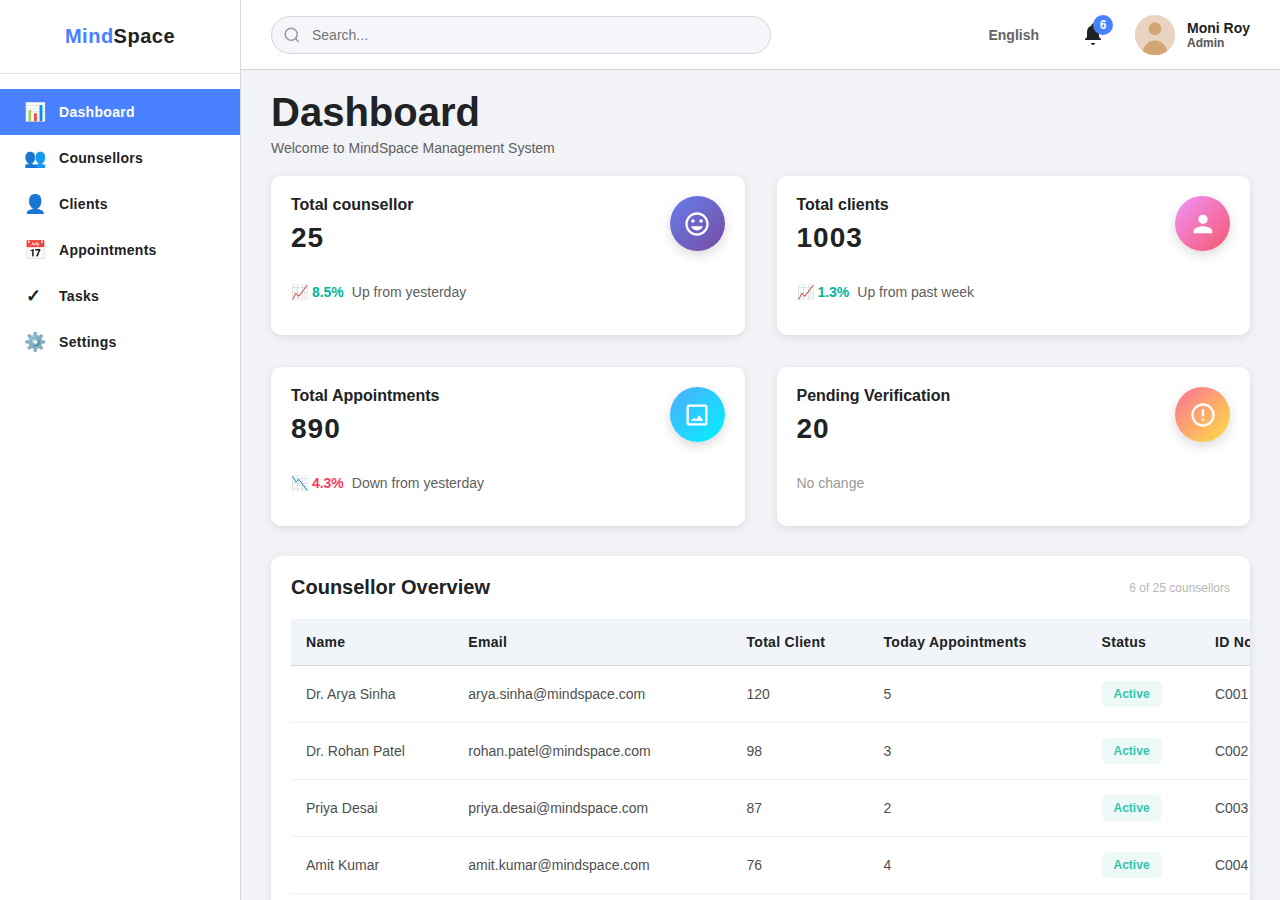
<file: Counsellor-Management/index.html>
<!DOCTYPE html>
<html lang="en">
<head>
    <meta charset="UTF-8">
    <meta name="viewport" content="width=device-width, initial-scale=1.0">
    <title>MindSpace - Counsellor Management System</title>
    <link rel="stylesheet" href="styles.css">
</head>
<body>
    <div class="dashboard-container">
        <!-- Sidebar -->
        <aside class="sidebar">
            <div class="logo">
                <span class="logo-text"><span class="logo-primary">Mind</span>Space</span>
            </div>
            <nav class="nav-menu">
                <a href="#dashboard" class="nav-item active" data-section="dashboard">
                    <span class="nav-icon">📊</span>
                    <span class="nav-label">Dashboard</span>
                </a>
                <a href="#counsellors" class="nav-item" data-section="counsellors">
                    <span class="nav-icon">👥</span>
                    <span class="nav-label">Counsellors</span>
                </a>
                <a href="#clients" class="nav-item" data-section="clients">
                    <span class="nav-icon">👤</span>
                    <span class="nav-label">Clients</span>
                </a>
                <a href="#appointments" class="nav-item" data-section="appointments">
                    <span class="nav-icon">📅</span>
                    <span class="nav-label">Appointments</span>
                </a>
                <a href="#tasks" class="nav-item" data-section="tasks">
                    <span class="nav-icon">✓</span>
                    <span class="nav-label">Tasks</span>
                </a>
                <a href="#settings" class="nav-item" data-section="settings">
                    <span class="nav-icon">⚙️</span>
                    <span class="nav-label">Settings</span>
                </a>
            </nav>
        </aside>

        <!-- Main Content -->
        <main class="main-content">
            <!-- Top Navigation Bar -->
            <header class="top-bar">
                <div class="search-container">
                    <input type="text" placeholder="Search..." class="search-input">
                    <svg class="search-icon" viewBox="0 0 24 24" fill="none" stroke="currentColor" stroke-width="2">
                        <circle cx="11" cy="11" r="8"></circle>
                        <path d="m21 21-4.35-4.35"></path>
                    </svg>
                </div>
                <div class="top-bar-right">
                    <div class="language-selector">
                        <span class="lang-text">English</span>
                    </div>
                    <div class="notification-icon">
                        <svg viewBox="0 0 24 24" fill="currentColor">
                            <path d="M12 22c1.1 0 2-.9 2-2h-4c0 1.1.9 2 2 2zm6-6v-5c0-3.07-1.64-5.64-4.5-6.32V2c0-.83-.67-1.5-1.5-1.5s-1.5.67-1.5 1.5v.68C7.64 3.36 6 5.92 6 9v5l-2 2v1h16v-1l-2-2z"/>
                        </svg>
                        <span class="notification-badge">6</span>
                    </div>
                    <div class="user-profile">
                        <img src="data:image/svg+xml,%3Csvg xmlns='http://www.w3.org/2000/svg' viewBox='0 0 44 44'%3E%3Crect fill='%23E8D4C0' width='44' height='44'/%3E%3Ccircle cx='22' cy='15' r='7' fill='%23D4A574'/%3E%3Cpath d='M8 44c0-9 6-16 14-16s14 7 14 16' fill='%23D4A574'/%3E%3C/svg%3E" alt="Profile" class="profile-avatar">
                        <div class="user-info">
                            <p class="user-name">Moni Roy</p>
                            <p class="user-role">Admin</p>
                        </div>
                    </div>
                </div>
            </header>

            <!-- Dashboard Section -->
            <section id="dashboard" class="content-section" style="display: block;">
                <div class="page-header">
                    <h1>Dashboard</h1>
                    <p class="subtitle">Welcome to MindSpace Management System</p>
                </div>

                <!-- Stats Grid (4 columns for Dashboard) -->
                <div class="stats-grid">
                    <div class="stat-card">
                        <div class="stat-content">
                            <p class="stat-title">Total counsellor</p>
                            <p class="stat-number">25</p>
                        </div>
                        <div class="stat-footer">
                            <span class="trend-up">📈 8.5%</span>
                            <span class="trend-text">Up from yesterday</span>
                        </div>
                        <div class="stat-icon" style="background: linear-gradient(135deg, #667eea 0%, #764ba2 100%);">
                            <svg viewBox="0 0 24 24" fill="white">
                                <path d="M12 2C6.48 2 2 6.48 2 12s4.48 10 10 10 10-4.48 10-10S17.52 2 12 2zm0 18c-4.41 0-8-3.59-8-8s3.59-8 8-8 8 3.59 8 8-3.59 8-8 8zm3.5-9c.83 0 1.5-.67 1.5-1.5S16.33 8 15.5 8 14 8.67 14 9.5s.67 1.5 1.5 1.5zm-7 0c.83 0 1.5-.67 1.5-1.5S9.33 8 8.5 8 7 8.67 7 9.5 7.67 11 8.5 11zm3.5 6.5c2.33 0 4.31-1.46 5.11-3.5H6.89c.8 2.04 2.78 3.5 5.11 3.5z"/>
                            </svg>
                        </div>
                    </div>

                    <div class="stat-card">
                        <div class="stat-content">
                            <p class="stat-title">Total clients</p>
                            <p class="stat-number">1003</p>
                        </div>
                        <div class="stat-footer">
                            <span class="trend-up">📈 1.3%</span>
                            <span class="trend-text">Up from past week</span>
                        </div>
                        <div class="stat-icon" style="background: linear-gradient(135deg, #f093fb 0%, #f5576c 100%);">
                            <svg viewBox="0 0 24 24" fill="white">
                                <path d="M12 12c2.21 0 4-1.79 4-4s-1.79-4-4-4-4 1.79-4 4 1.79 4 4 4zm0 2c-2.67 0-8 1.34-8 4v2h16v-2c0-2.66-5.33-4-8-4z"/>
                            </svg>
                        </div>
                    </div>

                    <div class="stat-card">
                        <div class="stat-content">
                            <p class="stat-title">Total Appointments</p>
                            <p class="stat-number">890</p>
                        </div>
                        <div class="stat-footer">
                            <span class="trend-down">📉 4.3%</span>
                            <span class="trend-text">Down from yesterday</span>
                        </div>
                        <div class="stat-icon" style="background: linear-gradient(135deg, #4facfe 0%, #00f2fe 100%);">
                            <svg viewBox="0 0 24 24" fill="white">
                                <path d="M19 3H5c-1.1 0-2 .9-2 2v14c0 1.1.9 2 2 2h14c1.1 0 2-.9 2-2V5c0-1.1-.9-2-2-2zm0 16H5V5h14v14zm-5.04-6.71l-2.75 3.54-1.3-1.54L6.5 17h11l-3.54-4.71z"/>
                            </svg>
                        </div>
                    </div>

                    <div class="stat-card">
                        <div class="stat-content">
                            <p class="stat-title">Pending Verification</p>
                            <p class="stat-number">20</p>
                        </div>
                        <div class="stat-footer">
                            <span style="color: #999;">No change</span>
                        </div>
                        <div class="stat-icon" style="background: linear-gradient(135deg, #fa709a 0%, #fee140 100%);">
                            <svg viewBox="0 0 24 24" fill="white">
                                <path d="M12 2C6.48 2 2 6.48 2 12s4.48 10 10 10 10-4.48 10-10S17.52 2 12 2zm0 18c-4.41 0-8-3.59-8-8s3.59-8 8-8 8 3.59 8 8-3.59 8-8 8zm-1-13h2v6h-2zm0 8h2v2h-2z"/>
                            </svg>
                        </div>
                    </div>
                </div>

                <!-- Counsellor Overview Table -->
                <div class="table-container">
                    <div class="table-header">
                        <h2>Counsellor Overview</h2>
                        <p class="table-info">6 of 25 counsellors</p>
                    </div>
                    <table class="data-table">
                        <thead>
                            <tr>
                                <th>Name</th>
                                <th>Email</th>
                                <th>Total Client</th>
                                <th>Today Appointments</th>
                                <th>Status</th>
                                <th>ID No.</th>
                            </tr>
                        </thead>
                        <tbody>
                            <tr>
                                <td>Dr. Arya Sinha</td>
                                <td>arya.sinha@mindspace.com</td>
                                <td>120</td>
                                <td>5</td>
                                <td><span class="status-badge active">Active</span></td>
                                <td>C001</td>
                            </tr>
                            <tr>
                                <td>Dr. Rohan Patel</td>
                                <td>rohan.patel@mindspace.com</td>
                                <td>98</td>
                                <td>3</td>
                                <td><span class="status-badge active">Active</span></td>
                                <td>C002</td>
                            </tr>
                            <tr>
                                <td>Priya Desai</td>
                                <td>priya.desai@mindspace.com</td>
                                <td>87</td>
                                <td>2</td>
                                <td><span class="status-badge active">Active</span></td>
                                <td>C003</td>
                            </tr>
                            <tr>
                                <td>Amit Kumar</td>
                                <td>amit.kumar@mindspace.com</td>
                                <td>76</td>
                                <td>4</td>
                                <td><span class="status-badge active">Active</span></td>
                                <td>C004</td>
                            </tr>
                            <tr>
                                <td>Neha Gupta</td>
                                <td>neha.gupta@mindspace.com</td>
                                <td>65</td>
                                <td>1</td>
                                <td><span class="status-badge active">Active</span></td>
                                <td>C005</td>
                            </tr>
                            <tr>
                                <td>Vikram Singh</td>
                                <td>vikram.singh@mindspace.com</td>
                                <td>54</td>
                                <td>2</td>
                                <td><span class="status-badge active">Active</span></td>
                                <td>C006</td>
                            </tr>
                        </tbody>
                    </table>
                </div>
            </section>

            <!-- Counsellors Section -->
            <section id="counsellors" class="content-section" style="display: none;">
                <div class="page-header">
                    <h1>Counsellors</h1>
                    <p class="subtitle">Overview of registered professionals</p>
                </div>

                <div class="stats-row">
                    <div class="stat-card">
                        <div class="stat-content">
                            <p class="stat-title">Total Counsellors:</p>
                            <p class="stat-number">25</p>
                        </div>
                        <div class="stat-icon" style="background: linear-gradient(135deg, #667eea 0%, #764ba2 100%);">
                            <svg viewBox="0 0 24 24" fill="white">
                                <path d="M12 2C6.48 2 2 6.48 2 12s4.48 10 10 10 10-4.48 10-10S17.52 2 12 2zm0 18c-4.41 0-8-3.59-8-8s3.59-8 8-8 8 3.59 8 8-3.59 8-8 8zm3.5-9c.83 0 1.5-.67 1.5-1.5S16.33 8 15.5 8 14 8.67 14 9.5s.67 1.5 1.5 1.5zm-7 0c.83 0 1.5-.67 1.5-1.5S9.33 8 8.5 8 7 8.67 7 9.5 7.67 11 8.5 11zm3.5 6.5c2.33 0 4.31-1.46 5.11-3.5H6.89c.8 2.04 2.78 3.5 5.11 3.5z"/>
                            </svg>
                        </div>
                    </div>
                    <div class="stat-card">
                        <div class="stat-content">
                            <p class="stat-title">Available Now:</p>
                            <p class="stat-number">3</p>
                        </div>
                        <div class="stat-icon" style="background: linear-gradient(135deg, #f093fb 0%, #f5576c 100%);">
                            <svg viewBox="0 0 24 24" fill="white">
                                <path d="M12 2C6.48 2 2 6.48 2 12s4.48 10 10 10 10-4.48 10-10S17.52 2 12 2zm1 15h-2v-2h2v2zm0-4h-2V7h2v6z"/>
                            </svg>
                        </div>
                    </div>
                </div>

                <div class="table-container">
                    <div class="table-header">
                        <h2>Registered Counsellors</h2>
                    </div>
                    <div class="table-controls">
                        <input type="text" placeholder="Search here..." class="search-input">
                        <select class="sort-dropdown">
                            <option>Sort by...</option>
                            <option>Name A-Z</option>
                            <option>Recent</option>
                        </select>
                        <button class="btn-add-counsellor">Add New Counsellor</button>
                    </div>
                    <table class="data-table">
                        <thead>
                            <tr>
                                <th>Name</th>
                                <th>Email</th>
                                <th>Specification</th>
                                <th>Total Sessions</th>
                                <th>Priority</th>
                                <th>ID No.</th>
                            </tr>
                        </thead>
                        <tbody>
                            <tr>
                                <td>Dr. Arya Sinha</td>
                                <td>arya.sinha@mindspace.com</td>
                                <td>Anxiety Disorders</td>
                                <td>156</td>
                                <td><span class="priority-badge high">High</span></td>
                                <td>C001</td>
                            </tr>
                            <tr>
                                <td>Dr. Rohan Patel</td>
                                <td>rohan.patel@mindspace.com</td>
                                <td>Depression & Trauma</td>
                                <td>142</td>
                                <td><span class="priority-badge high">High</span></td>
                                <td>C002</td>
                            </tr>
                            <tr>
                                <td>Priya Desai</td>
                                <td>priya.desai@mindspace.com</td>
                                <td>Family Counselling</td>
                                <td>98</td>
                                <td><span class="priority-badge medium">Medium</span></td>
                                <td>C003</td>
                            </tr>
                            <tr>
                                <td>Amit Kumar</td>
                                <td>amit.kumar@mindspace.com</td>
                                <td>Stress Management</td>
                                <td>87</td>
                                <td><span class="priority-badge medium">Medium</span></td>
                                <td>C004</td>
                            </tr>
                            <tr>
                                <td>Neha Gupta</td>
                                <td>neha.gupta@mindspace.com</td>
                                <td>Child Psychology</td>
                                <td>76</td>
                                <td><span class="priority-badge low">Low</span></td>
                                <td>C005</td>
                            </tr>
                            <tr>
                                <td>Vikram Singh</td>
                                <td>vikram.singh@mindspace.com</td>
                                <td>Relationship Therapy</td>
                                <td>65</td>
                                <td><span class="priority-badge low">Low</span></td>
                                <td>C006</td>
                            </tr>
                        </tbody>
                    </table>
                </div>
            </section>

            <!-- Clients Section -->
            <section id="clients" class="content-section" style="display: none;">
                <div class="page-header">
                    <h1>Clients</h1>
                    <p class="subtitle">Client directory and management</p>
                </div>

                <div class="table-container">
                    <div class="table-header">
                        <h2>Clients Directory</h2>
                    </div>
                    <div class="table-controls">
                        <input type="text" placeholder="Search here..." class="search-input">
                        <select class="sort-dropdown">
                            <option>Sort by...</option>
                            <option>Name A-Z</option>
                            <option>Recent</option>
                        </select>
                        <button class="btn-add-client">Add New Client</button>
                    </div>
                    <table class="data-table">
                        <thead>
                            <tr>
                                <th>Client Name</th>
                                <th>Email</th>
                                <th>Assigned Counsellor</th>
                                <th>Last Session</th>
                                <th>Next Session</th>
                                <th>Status</th>
                            </tr>
                        </thead>
                        <tbody>
                            <tr>
                                <td>Kabir Reddy</td>
                                <td>kabir.reddy.pro@gmail.com</td>
                                <td>Dr. Arya Sinha</td>
                                <td>Yesterday</td>
                                <td>Today</td>
                                <td><span class="status-badge pending">Pending</span></td>
                            </tr>
                            <tr>
                                <td>Ishani Joshi</td>
                                <td>ishani.joshi.work@gmail.com</td>
                                <td>Dr. Arya Sinha</td>
                                <td>1 week ago</td>
                                <td>Tomorrow</td>
                                <td><span class="status-badge pending">Pending</span></td>
                            </tr>
                            <tr>
                                <td>Meera Kulkarni</td>
                                <td>meera.kulkarni@gmail.com</td>
                                <td>Dr. Rohan Patel</td>
                                <td>2 weeks ago</td>
                                <td>Tomorrow</td>
                                <td><span class="status-badge confirmed">Confirmed</span></td>
                            </tr>
                            <tr>
                                <td>Aditya Chatterjee</td>
                                <td>chatterjee.aditya@gmail.com</td>
                                <td>On Hold</td>
                                <td>2 weeks ago</td>
                                <td>Tomorrow</td>
                                <td><span class="status-badge pending">Pending</span></td>
                            </tr>
                            <tr>
                                <td>Sneha Patil</td>
                                <td>sneha.patil@gmail.com</td>
                                <td>On Hold</td>
                                <td>--</td>
                                <td>Today</td>
                                <td><span class="status-badge completed">Completed</span></td>
                            </tr>
                            <tr>
                                <td>Rahul Verma</td>
                                <td>rahul.verma88@gmail.com</td>
                                <td>Dr. Arya Sinha</td>
                                <td>2 weeks ago</td>
                                <td>Tomorrow</td>
                                <td><span class="status-badge pending">Pending</span></td>
                            </tr>
                        </tbody>
                    </table>
                </div>
            </section>

            <!-- Appointments Section -->
            <section id="appointments" class="content-section" style="display: none;">
                <div class="page-header">
                    <h1>Appointments</h1>
                    <p class="subtitle">_______________________________</p>
                </div>

                <div class="stats-row">
                    <div class="stat-card">
                        <div class="stat-content">
                            <p class="stat-title">Total Client handled:</p>
                            <p class="stat-number">45</p>
                        </div>
                        <div class="stat-icon" style="background: linear-gradient(135deg, #667eea 0%, #764ba2 100%);">
                            <svg viewBox="0 0 24 24" fill="white">
                                <path d="M12 2C6.48 2 2 6.48 2 12s4.48 10 10 10 10-4.48 10-10S17.52 2 12 2zm0 18c-4.41 0-8-3.59-8-8s3.59-8 8-8 8 3.59 8 8-3.59 8-8 8zm3.5-9c.83 0 1.5-.67 1.5-1.5S16.33 8 15.5 8 14 8.67 14 9.5s.67 1.5 1.5 1.5zm-7 0c.83 0 1.5-.67 1.5-1.5S9.33 8 8.5 8 7 8.67 7 9.5 7.67 11 8.5 11zm3.5 6.5c2.33 0 4.31-1.46 5.11-3.5H6.89c.8 2.04 2.78 3.5 5.11 3.5z"/>
                            </svg>
                        </div>
                    </div>
                    <div class="stat-card">
                        <div class="stat-content">
                            <p class="stat-title">Pending Appointments:</p>
                            <p class="stat-number">12</p>
                        </div>
                        <div class="stat-icon" style="background: linear-gradient(135deg, #f093fb 0%, #f5576c 100%);">
                            <svg viewBox="0 0 24 24" fill="white">
                                <path d="M12 2C6.48 2 2 6.48 2 12s4.48 10 10 10 10-4.48 10-10S17.52 2 12 2zm1 15h-2v-2h2v2zm0-4h-2V7h2v6z"/>
                            </svg>
                        </div>
                    </div>
                </div>

                <div class="table-container">
                    <div class="table-header">
                        <h2>Upcoming Appointments</h2>
                    </div>
                    <div class="table-controls">
                        <input type="text" placeholder="Search here..." class="search-input">
                        <select class="sort-dropdown">
                            <option>Sort by...</option>
                            <option>Date</option>
                            <option>Recent</option>
                        </select>
                        <button class="btn-search">SEARCH</button>
                    </div>
                    <table class="data-table">
                        <thead>
                            <tr>
                                <th>Client ID</th>
                                <th>Name</th>
                                <th>Appointment Specifics</th>
                                <th>Session Mode</th>
                                <th>Status Tracking</th>
                                <th>Set By</th>
                            </tr>
                        </thead>
                        <tbody>
                            <tr>
                                <td>052142</td>
                                <td>Meera Kulkarni</td>
                                <td>2025-12-12<br>10.45AM</td>
                                <td>Audio</td>
                                <td><span class="status-badge pending">Pending</span></td>
                                <td>Counselor</td>
                            </tr>
                            <tr>
                                <td>343424</td>
                                <td>Arjun Sharma</td>
                                <td>2026-02-04<br>12.55PM</td>
                                <td>Audio</td>
                                <td><span class="status-badge pending">Pending</span></td>
                                <td>Client</td>
                            </tr>
                            <tr>
                                <td>446645</td>
                                <td>Priya Deshmukh</td>
                                <td>2026-02-12<br>11.35AM</td>
                                <td>Video</td>
                                <td><span class="status-badge confirmed">Confirmed</span></td>
                                <td>Counselor</td>
                            </tr>
                            <tr>
                                <td>895235</td>
                                <td>Rohan Iyer</td>
                                <td>2026-03-05<br>10.45AM</td>
                                <td>Audio</td>
                                <td><span class="status-badge pending">Pending</span></td>
                                <td>Client</td>
                            </tr>
                            <tr>
                                <td>658745</td>
                                <td>Anjali Nair</td>
                                <td>2026-03-09<br>03.00PM</td>
                                <td>In-person</td>
                                <td><span class="status-badge completed">Completed</span></td>
                                <td>Counselor</td>
                            </tr>
                        </tbody>
                    </table>
                </div>
            </section>

            <!-- Tasks Section -->
            <section id="tasks" class="content-section" style="display: none;">
                <div class="page-header">
                    <h1>Notes & Tasks</h1>
                    <p class="subtitle">_______________________________</p>
                </div>

                <div class="stats-row">
                    <div class="stat-card">
                        <div class="stat-content">
                            <p class="stat-title">Total Notes:</p>
                            <p class="stat-number">18</p>
                        </div>
                        <div class="stat-icon" style="background: linear-gradient(135deg, #667eea 0%, #764ba2 100%);">
                            <svg viewBox="0 0 24 24" fill="white">
                                <path d="M19 3H5c-1.1 0-2 .9-2 2v14c0 1.1.9 2 2 2h14c1.1 0 2-.9 2-2V5c0-1.1-.9-2-2-2zm0 16H5V5h14v14zm-5.04-6.71l-2.75 3.54-1.3-1.54L6.5 17h11l-3.54-4.71z"/>
                            </svg>
                        </div>
                    </div>
                    <div class="stat-card">
                        <div class="stat-content">
                            <p class="stat-title">Pending Tasks:</p>
                            <p class="stat-number">7</p>
                        </div>
                        <div class="stat-icon" style="background: linear-gradient(135deg, #f093fb 0%, #f5576c 100%);">
                            <svg viewBox="0 0 24 24" fill="white">
                                <path d="M9 16.17L4.83 12l-1.42 1.41L9 19 21 7l-1.41-1.41z"/>
                            </svg>
                        </div>
                    </div>
                </div>

                <div class="notes-container">
                    <div class="notes-header">
                        <h2>My Notes</h2>
                        <button class="btn-add-note">+ Add New Note</button>
                    </div>

                    <div class="add-note-form" id="addNoteForm" style="display: none;">
                        <input type="text" class="note-title-input" placeholder="Note Title" id="noteTitle">
                        <textarea class="note-content-input" placeholder="Write your note here..." id="noteContent" rows="5"></textarea>
                        <div class="form-actions">
                            <button class="btn-save-note">Save Note</button>
                            <button class="btn-cancel-note">Cancel</button>
                        </div>
                    </div>

                    <div class="notes-grid" id="notesGrid">
                        <div class="note-card">
                            <div class="note-header">
                                <h3>Client Session Notes</h3>
                                <button class="note-delete-btn">×</button>
                            </div>
                            <p class="note-content">Follow-up session scheduled with Arjun Sharma. Discuss anxiety management techniques.</p>
                            <p class="note-date">Feb 4, 2026</p>
                            <span class="note-tag">Client</span>
                        </div>

                        <div class="note-card">
                            <div class="note-header">
                                <h3>Team Meeting Agenda</h3>
                                <button class="note-delete-btn">×</button>
                            </div>
                            <p class="note-content">Monthly performance review and training session on counselling techniques.</p>
                            <p class="note-date">Feb 3, 2026</p>
                            <span class="note-tag">Meeting</span>
                        </div>

                        <div class="note-card">
                            <div class="note-header">
                                <h3>Research Article Ideas</h3>
                                <button class="note-delete-btn">×</button>
                            </div>
                            <p class="note-content">Explore latest studies on cognitive behavioral therapy effectiveness.</p>
                            <p class="note-date">Feb 2, 2026</p>
                            <span class="note-tag">Research</span>
                        </div>
                    </div>
                </div>
            </section>

            <!-- Settings Section -->
            <section id="settings" class="content-section" style="display: none;">
                <div class="page-header">
                    <h1>Settings</h1>
                    <p class="subtitle">Manage your account and preferences</p>
                </div>

                <div class="settings-container">
                    <div class="settings-sidebar">
                        <div class="settings-menu">
                            <button class="settings-menu-item active" data-settings-section="account">
                                <span class="settings-icon">👤</span>
                                <span>Account Settings</span>
                            </button>
                            <button class="settings-menu-item" data-settings-section="notifications">
                                <span class="settings-icon">🔔</span>
                                <span>Notifications</span>
                            </button>
                            <button class="settings-menu-item" data-settings-section="privacy">
                                <span class="settings-icon">🔒</span>
                                <span>Privacy & Security</span>
                            </button>
                            <button class="settings-menu-item" data-settings-section="preferences">
                                <span class="settings-icon">⚙️</span>
                                <span>Preferences</span>
                            </button>
                            <button class="settings-menu-item" data-settings-section="billing">
                                <span class="settings-icon">💳</span>
                                <span>Billing & Plan</span>
                            </button>
                        </div>
                    </div>

                    <!-- Settings Content -->
                    <div class="settings-content">
                        <!-- Account Settings Section -->
                        <div class="settings-section-content active" id="account-content">
                            <h2>Account Settings</h2>
                            <form class="settings-form">
                                <div class="form-group">
                                    <label for="fullName">Full Name</label>
                                    <input type="text" id="fullName" placeholder="Enter your full name" value="Moni Roy">
                                </div>
                                <div class="form-group">
                                    <label for="email">Email Address</label>
                                    <input type="email" id="email" placeholder="Enter your email" value="moni.roy@mindspace.com">
                                </div>
                                <div class="form-group">
                                    <label for="phone">Phone Number</label>
                                    <input type="tel" id="phone" placeholder="Enter your phone number" value="+91 9876543210">
                                </div>
                                <div class="form-group">
                                    <label for="specialization">Specialization</label>
                                    <select id="specialization">
                                        <option>Anxiety Disorders</option>
                                        <option>Depression</option>
                                        <option>Trauma Therapy</option>
                                        <option>Family Counselling</option>
                                    </select>
                                </div>
                                <div class="form-actions">
                                    <button type="button" class="btn-save">Save Changes</button>
                                    <button type="button" class="btn-cancel">Cancel</button>
                                </div>
                            </form>
                        </div>

                        <!-- Notifications Section -->
                        <div class="settings-section-content" id="notifications-content">
                            <h2>Notification Settings</h2>
                            <div class="notification-settings">
                                <div class="notification-item">
                                    <div class="notification-header">
                                        <h3>Email Notifications</h3>
                                        <label class="toggle-switch">
                                            <input type="checkbox" checked>
                                            <span class="toggle-slider"></span>
                                        </label>
                                    </div>
                                    <p class="notification-description">Receive email notifications for important updates</p>
                                </div>

                                <div class="notification-item">
                                    <div class="notification-header">
                                        <h3>Appointment Reminders</h3>
                                        <label class="toggle-switch">
                                            <input type="checkbox" checked>
                                            <span class="toggle-slider"></span>
                                        </label>
                                    </div>
                                    <p class="notification-description">Get reminders before scheduled appointments</p>
                                </div>

                                <div class="notification-item">
                                    <div class="notification-header">
                                        <h3>Client Messages</h3>
                                        <label class="toggle-switch">
                                            <input type="checkbox" checked>
                                            <span class="toggle-slider"></span>
                                        </label>
                                    </div>
                                    <p class="notification-description">Receive notifications when clients send messages</p>
                                </div>

                                <div class="notification-item">
                                    <div class="notification-header">
                                        <h3>System Updates</h3>
                                        <label class="toggle-switch">
                                            <input type="checkbox">
                                            <span class="toggle-slider"></span>
                                        </label>
                                    </div>
                                    <p class="notification-description">Receive notifications about system maintenance</p>
                                </div>

                                <div class="notification-item">
                                    <div class="notification-header">
                                        <h3>Weekly Summary</h3>
                                        <label class="toggle-switch">
                                            <input type="checkbox" checked>
                                            <span class="toggle-slider"></span>
                                        </label>
                                    </div>
                                    <p class="notification-description">Get a weekly summary of your appointments and activities</p>
                                </div>
                            </div>
                        </div>

                        <!-- Privacy & Security Section -->
                        <div class="settings-section-content" id="privacy-content">
                            <h2>Privacy & Security</h2>
                            <div class="security-items">
                                <div class="security-item">
                                    <div class="security-header">
                                        <h3>Change Password</h3>
                                        <p>Update your password regularly for better security</p>
                                    </div>
                                    <button class="btn-secondary">Update Password</button>
                                </div>

                                <div class="security-item">
                                    <div class="security-header">
                                        <h3>Two-Factor Authentication</h3>
                                        <p>Add an extra layer of security to your account</p>
                                    </div>
                                    <button class="btn-secondary">Enable 2FA</button>
                                </div>

                                <div class="security-item">
                                    <div class="security-header">
                                        <h3>Active Sessions</h3>
                                        <p>View and manage devices accessing your account</p>
                                    </div>
                                    <button class="btn-secondary">View Sessions</button>
                                </div>

                                <div class="security-item">
                                    <div class="security-header">
                                        <h3>Data Export</h3>
                                        <p>Download all your data in a standard format</p>
                                    </div>
                                    <button class="btn-secondary">Export Data</button>
                                </div>

                                <div class="security-item danger">
                                    <div class="security-header">
                                        <h3>Delete Account</h3>
                                        <p>Permanently delete your account and all associated data</p>
                                    </div>
                                    <button class="btn-danger">Delete Account</button>
                                </div>
                            </div>
                        </div>

                        <!-- Preferences Section -->
                        <div class="settings-section-content" id="preferences-content">
                            <h2>Preferences</h2>
                            <form class="settings-form">
                                <div class="form-group">
                                    <label for="language">Language</label>
                                    <select id="language">
                                        <option>English</option>
                                        <option>Hindi</option>
                                        <option>Spanish</option>
                                        <option>French</option>
                                    </select>
                                </div>
                                <div class="form-group">
                                    <label for="timezone">Timezone</label>
                                    <select id="timezone">
                                        <option>IST (UTC+5:30)</option>
                                        <option>UTC</option>
                                        <option>EST (UTC-5)</option>
                                        <option>PST (UTC-8)</option>
                                    </select>
                                </div>
                                <div class="form-group">
                                    <label for="theme">Theme</label>
                                    <select id="theme">
                                        <option>Light</option>
                                        <option>Dark</option>
                                        <option>Auto</option>
                                    </select>
                                </div>
                                <div class="form-group">
                                    <label for="dateFormat">Date Format</label>
                                    <select id="dateFormat">
                                        <option>DD/MM/YYYY</option>
                                        <option>MM/DD/YYYY</option>
                                        <option>YYYY-MM-DD</option>
                                    </select>
                                </div>
                                <div class="form-actions">
                                    <button type="button" class="btn-save">Save Preferences</button>
                                    <button type="button" class="btn-cancel">Cancel</button>
                                </div>
                            </form>
                        </div>

                        <!-- Billing Section -->
                        <div class="settings-section-content" id="billing-content">
                            <h2>Billing & Plan</h2>
                            <div class="billing-info">
                                <div class="plan-card">
                                    <h3>Current Plan</h3>
                                    <p class="plan-name">Professional</p>
                                    <p class="plan-price">₹499<span>/month</span></p>
                                    <p class="plan-description">For professional counsellors managing multiple clients</p>
                                    <div class="plan-features">
                                        <p>✓ Up to 100 clients</p>
                                        <p>✓ Video & Audio Sessions</p>
                                        <p>✓ Advanced Analytics</p>
                                        <p>✓ Priority Support</p>
                                    </div>
                                    <button class="btn-secondary">Manage Plan</button>
                                </div>

                                <div class="billing-history">
                                    <h3>Billing History</h3>
                                    <div class="history-table">
                                        <div class="history-row">
                                            <span>Monthly Subscription - Feb 2026</span>
                                            <span class="amount">₹499</span>
                                            <span class="status paid">Paid</span>
                                        </div>
                                        <div class="history-row">
                                            <span>Monthly Subscription - Jan 2026</span>
                                            <span class="amount">₹499</span>
                                            <span class="status paid">Paid</span>
                                        </div>
                                        <div class="history-row">
                                            <span>Monthly Subscription - Dec 2025</span>
                                            <span class="amount">₹499</span>
                                            <span class="status paid">Paid</span>
                                        </div>
                                    </div>
                                </div>
                            </div>
                        </div>
                    </div>
                </div>
            </section>
        </main>
    </div>
    <script src="script.js"></script>
</body>
</html>
</file>
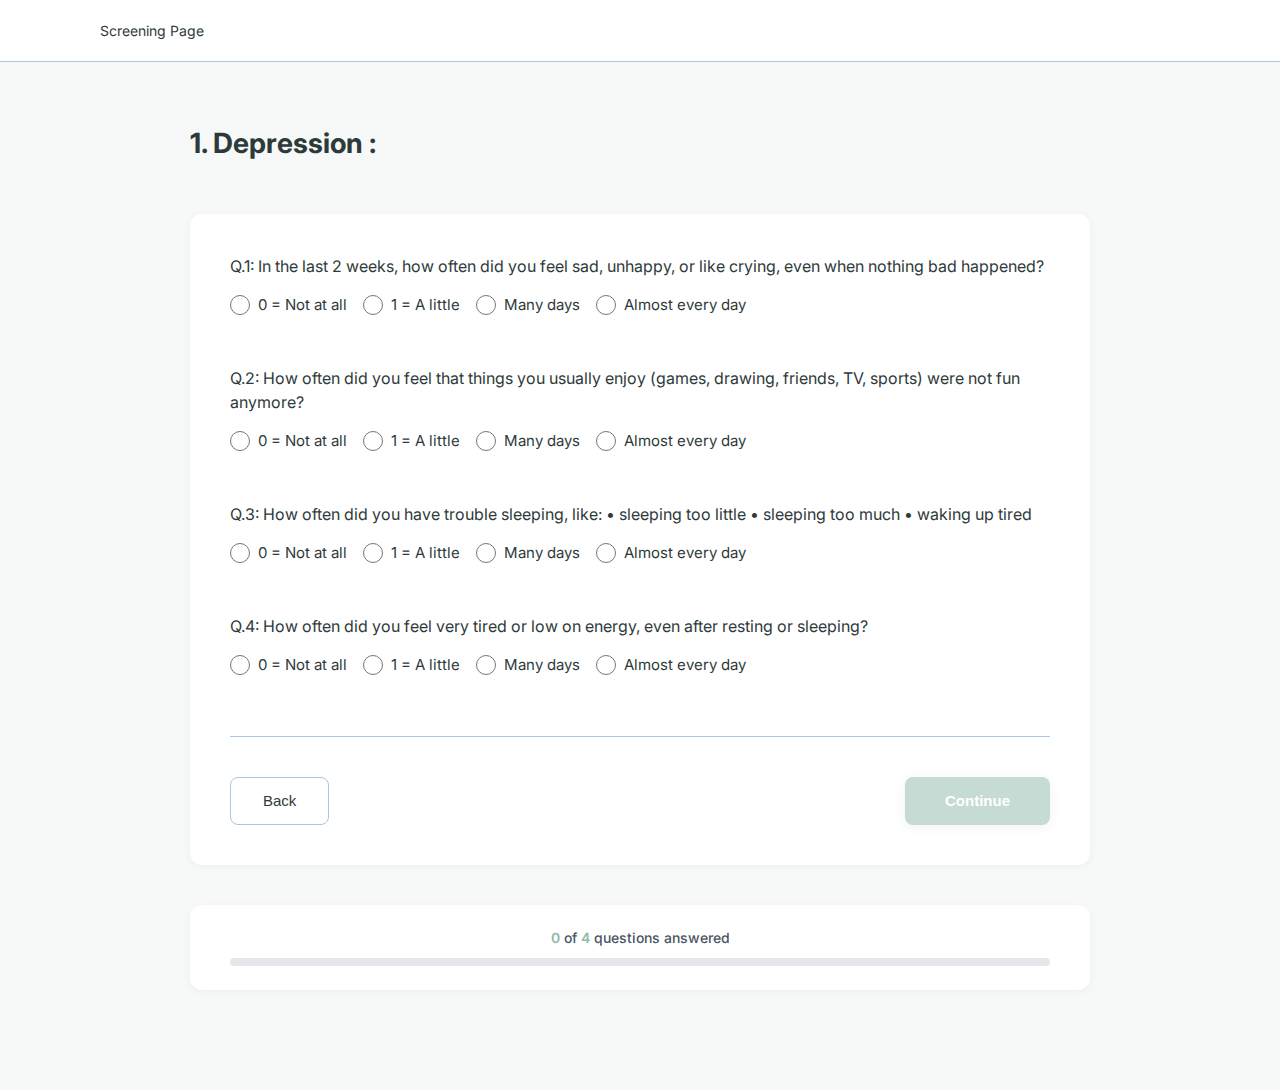
<file: screening-page/index.html>
<!DOCTYPE html>
<html lang="en">
<head>
    <meta charset="UTF-8">
    <meta name="viewport" content="width=device-width, initial-scale=1.0">
    <title>Mental Health Screening - Depression Assessment</title>
    <link rel="preconnect" href="https://fonts.googleapis.com">
    <link rel="preconnect" href="https://fonts.gstatic.com" crossorigin>
    <link href="https://fonts.googleapis.com/css2?family=Inter:wght@400;500;600;700&display=swap" rel="stylesheet">
    <link rel="stylesheet" href="styles.css">
</head>
<body>
    <!-- Header -->
    <header class="header">
        <div class="header-content">
            <span class="breadcrumb">Screening Page</span>
        </div>
    </header>

    <!-- Main Content -->
    <main class="main-content">
        <div class="container">
            <!-- Section Title -->
            <h1 class="section-title">1. Depression :</h1>

            <!-- Screening Form -->
            <form class="screening-form" id="screeningForm">

                <!-- Question 1 -->
                <div class="question-block">
                    <p class="question-text">
                        Q.1: In the last 2 weeks, how often did you feel sad, unhappy, or like crying, even when nothing bad happened?
                    </p>
                    <div class="options-group">
                        <label class="option">
                            <input type="radio" name="q1" value="0" required>
                            <span class="option-label">0 = Not at all</span>
                        </label>
                        <label class="option">
                            <input type="radio" name="q1" value="1">
                            <span class="option-label">1 = A little</span>
                        </label>
                        <label class="option">
                            <input type="radio" name="q1" value="2">
                            <span class="option-label">Many days</span>
                        </label>
                        <label class="option">
                            <input type="radio" name="q1" value="3">
                            <span class="option-label">Almost every day</span>
                        </label>
                    </div>
                </div>

                <!-- Question 2 -->
                <div class="question-block">
                    <p class="question-text">
                        Q.2: How often did you feel that things you usually enjoy (games, drawing, friends, TV, sports) were not fun anymore?
                    </p>
                    <div class="options-group">
                        <label class="option">
                            <input type="radio" name="q2" value="0" required>
                            <span class="option-label">0 = Not at all</span>
                        </label>
                        <label class="option">
                            <input type="radio" name="q2" value="1">
                            <span class="option-label">1 = A little</span>
                        </label>
                        <label class="option">
                            <input type="radio" name="q2" value="2">
                            <span class="option-label">Many days</span>
                        </label>
                        <label class="option">
                            <input type="radio" name="q2" value="3">
                            <span class="option-label">Almost every day</span>
                        </label>
                    </div>
                </div>

                <!-- Question 3 -->
                <div class="question-block">
                    <p class="question-text">
                        Q.3: How often did you have trouble sleeping, like: • sleeping too little • sleeping too much • waking up tired
                    </p>
                    <div class="options-group">
                        <label class="option">
                            <input type="radio" name="q3" value="0" required>
                            <span class="option-label">0 = Not at all</span>
                        </label>
                        <label class="option">
                            <input type="radio" name="q3" value="1">
                            <span class="option-label">1 = A little</span>
                        </label>
                        <label class="option">
                            <input type="radio" name="q3" value="2">
                            <span class="option-label">Many days</span>
                        </label>
                        <label class="option">
                            <input type="radio" name="q3" value="3">
                            <span class="option-label">Almost every day</span>
                        </label>
                    </div>
                </div>

                <!-- Question 4 -->
                <div class="question-block">
                    <p class="question-text">
                        Q.4: How often did you feel very tired or low on energy, even after resting or sleeping?
                    </p>
                    <div class="options-group">
                        <label class="option">
                            <input type="radio" name="q4" value="0" required>
                            <span class="option-label">0 = Not at all</span>
                        </label>
                        <label class="option">
                            <input type="radio" name="q4" value="1">
                            <span class="option-label">1 = A little</span>
                        </label>
                        <label class="option">
                            <input type="radio" name="q4" value="2">
                            <span class="option-label">Many days</span>
                        </label>
                        <label class="option">
                            <input type="radio" name="q4" value="3">
                            <span class="option-label">Almost every day</span>
                        </label>
                    </div>
                </div>

                <!-- Action Buttons -->
                <div class="form-actions">
                    <button type="button" class="btn btn-back" id="backBtn">
                        Back
                    </button>
                    <button type="submit" class="btn btn-continue" id="continueBtn" disabled>
                        Continue
                    </button>
                </div>

            </form>

            <!-- Progress Indicator -->
            <div class="progress-indicator">
                <p class="progress-text">
                    <span id="answeredCount">0</span> of <span id="totalCount">4</span> questions answered
                </p>
                <div class="progress-bar">
                    <div class="progress-fill" id="progressFill"></div>
                </div>
            </div>

        </div>
    </main>

    <script src="script.js"></script>
</body>
</html>
</file>
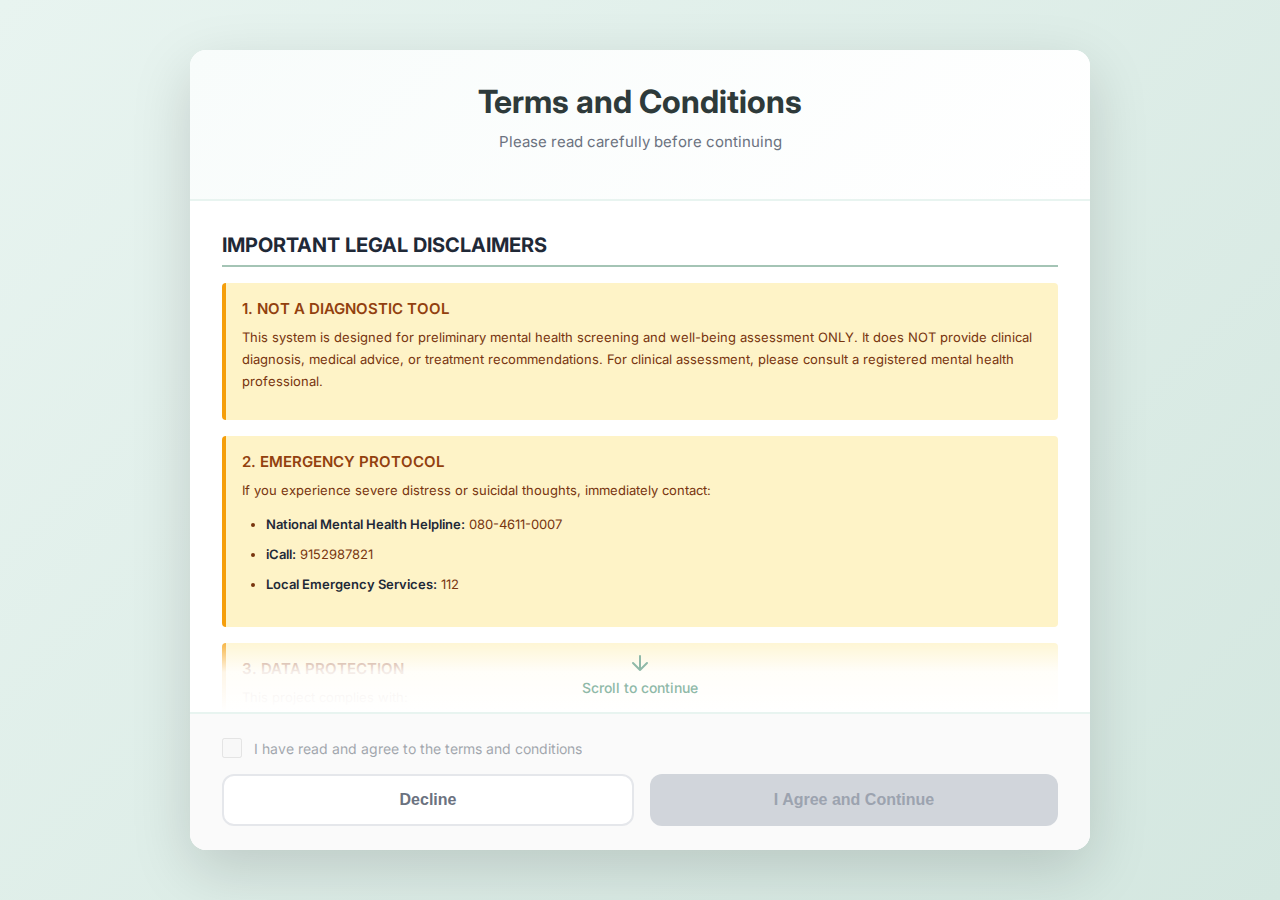
<file: terms-page/index.html>
<!DOCTYPE html>
<html lang="en">
<head>
    <meta charset="UTF-8">
    <meta name="viewport" content="width=device-width, initial-scale=1.0">
    <title>Terms and Conditions - MindSpace</title>
    <link rel="preconnect" href="https://fonts.googleapis.com">
    <link rel="preconnect" href="https://fonts.gstatic.com" crossorigin>
    <link href="https://fonts.googleapis.com/css2?family=Inter:wght@400;500;600;700&display=swap" rel="stylesheet">
    <link rel="stylesheet" href="styles.css">
</head>
<body>
    <div class="terms-container">
        <!-- Header -->
        <div class="terms-header">
            <h1 class="terms-title">Terms and Conditions</h1>
            <p class="terms-subtitle">Please read carefully before continuing</p>
        </div>

        <!-- Content Box with Scroll -->
        <div class="terms-content-wrapper">
            <div class="terms-content" id="termsContent">
                <div class="section">
                    <h2 class="section-title">IMPORTANT LEGAL DISCLAIMERS</h2>

                    <div class="disclaimer-item">
                        <h3>1. NOT A DIAGNOSTIC TOOL</h3>
                        <p>This system is designed for preliminary mental health screening and well-being assessment ONLY. It does NOT provide clinical diagnosis, medical advice, or treatment recommendations. For clinical assessment, please consult a registered mental health professional.</p>
                    </div>

                    <div class="disclaimer-item">
                        <h3>2. EMERGENCY PROTOCOL</h3>
                        <p>If you experience severe distress or suicidal thoughts, immediately contact:</p>
                        <ul>
                            <li><strong>National Mental Health Helpline:</strong> 080-4611-0007</li>
                            <li><strong>iCall:</strong> 9152987821</li>
                            <li><strong>Local Emergency Services:</strong> 112</li>
                        </ul>
                    </div>

                    <div class="disclaimer-item">
                        <h3>3. DATA PROTECTION</h3>
                        <p>This project complies with:</p>
                        <ul>
                            <li>Digital Personal Data Protection Act, 2023</li>
                            <li>Ayushman Bharat Digital Mission Health Data Management Policy</li>
                            <li>Mental Healthcare Act, 2017</li>
                        </ul>
                    </div>
                </div>

                <div class="section">
                    <h2 class="section-title">GENERAL CONSENT STATEMENT</h2>
                    <p>I hereby provide my informed consent to participate in the AI-based mental health screening project, understanding and agreeing to the following terms:</p>
                </div>

                <div class="section">
                    <h3 class="subsection-title">1. PURPOSE OF DATA COLLECTION</h3>
                    <p>I understand that my data will be used for:</p>
                    <ol>
                        <li>AI model development and validation for mental health screening</li>
                        <li>Research publications in peer-reviewed journals</li>
                        <li>Public health research and policy formulation</li>
                        <li>System improvement and validation studies</li>
                    </ol>
                </div>

                <div class="section">
                    <h3 class="subsection-title">2. DATA ANONYMIZATION & CONFIDENTIALITY</h3>
                    <p>I understand that:</p>
                    <ol>
                        <li>All personal identifiers (name, contact details, Aadhaar) will be removed</li>
                        <li>My data will be pseudonymized with a unique research code</li>
                        <li>Every effort will be made to ensure I cannot be identified in publications</li>
                        <li>Data will be stored on secure, encrypted servers with access controls</li>
                    </ol>
                </div>

                <div class="section">
                    <h3 class="subsection-title">3. DATA RETENTION & DELETION</h3>
                    <p>I acknowledge that:</p>
                    <ol>
                        <li>Raw data (audio/video recordings) will be deleted within 30 days of processing</li>
                        <li>Anonymized research data will be retained for 5 years for longitudinal studies</li>
                        <li>I may request data deletion at any time via email to: dpo@mindspace.in</li>
                        <li>Deletion requests will be processed within 30 days as per DPDP Act 2023</li>
                    </ol>
                </div>

                <div class="section">
                    <h3 class="subsection-title">4. PUBLICATION & DISSEMINATION</h3>
                    <p>I consent to:</p>
                    <ol>
                        <li>Publication of aggregated, anonymized bio signals data in scientific journals</li>
                        <li>Use of anonymized data in conference presentations and academic publications</li>
                        <li>Inclusion in online repositories for research transparency</li>
                        <li>Use in educational materials for mental health professionals</li>
                    </ol>

                    <p><strong>WITH THE FOLLOWING CONDITIONS:</strong></p>
                    <ol>
                        <li>My identity will never be disclosed</li>
                        <li>Data will not be used for commercial advertising</li>
                        <li>Data will not be used out of scientific context</li>
                        <li>No direct marketing based on my participation</li>
                    </ol>
                </div>

                <div class="section">
                    <h3 class="subsection-title">5. RIGHTS & WITHDRAWAL</h3>
                    <p>I understand that I have the right to:</p>
                    <ol>
                        <li>Withdraw consent at any time without penalty</li>
                        <li>Access my data in readable format</li>
                        <li>Request correction of inaccurate data</li>
                        <li>File grievances with the Data Protection Officer</li>
                        <li>Receive information about data breaches affecting my information</li>
                    </ol>
                </div>

                <div class="section">
                    <h3 class="subsection-title">6. DATA PROTECTION OFFICER CONTACT</h3>
                    <p>For any privacy concerns or to exercise my rights:</p>
                    <ul class="contact-list">
                        <li><strong>Name:</strong> [DPO Name]</li>
                        <li><strong>Email:</strong> dpo@mindspace.in</li>
                        <li><strong>Phone:</strong> [Phone Number]</li>
                        <li><strong>Address:</strong> [Full Address]</li>
                        <li><strong>Grievance Resolution Time:</strong> 30 days as per DPDP Act 2023 §13</li>
                    </ul>
                </div>

                <div class="section">
                    <h3 class="subsection-title">7. CROSS-BORDER DATA TRANSFER</h3>
                    <p>I understand that:</p>
                    <ol>
                        <li>Primary data processing occurs within India</li>
                        <li>Anonymized research data may be shared internationally with collaborating institutions</li>
                        <li>All international transfers comply with DPDP Act 2023 Section 16 safeguards</li>
                        <li>I may request information about specific data transfers</li>
                    </ol>
                </div>

                <div class="section">
                    <h3 class="subsection-title">8. INTELLECTUAL PROPERTY</h3>
                    <p>I acknowledge that:</p>
                    <ol>
                        <li>All intellectual property rights arising from the research belong to the institution</li>
                        <li>I will not receive financial compensation for participation</li>
                        <li>I will not have rights to any products or discoveries made using my data</li>
                    </ol>
                </div>

                <div class="section">
                    <h3 class="subsection-title">9. LIMITATION OF LIABILITY</h3>
                    <p>I understand that:</p>
                    <ol>
                        <li>The institution is not liable for decisions I make based on screening results</li>
                        <li>This system provides support tools, not professional medical advice</li>
                        <li>I should always consult healthcare professionals for clinical decisions</li>
                    </ol>
                </div>

                <div class="section">
                    <h3 class="subsection-title">10. CHANGES TO TERMS</h3>
                    <p>I acknowledge that:</p>
                    <ol>
                        <li>These terms may be updated from time to time</li>
                        <li>I will be notified of material changes via email</li>
                        <li>Continued use after changes constitutes acceptance</li>
                    </ol>
                </div>

                <div class="section last-section">
                    <h2 class="section-title">FINAL ACKNOWLEDGMENT</h2>
                    <p>By clicking "I Agree and Continue" below, I confirm that:</p>
                    <ul>
                        <li>I have read and understood all terms and conditions</li>
                        <li>I have had the opportunity to ask questions</li>
                        <li>I voluntarily consent to participate</li>
                        <li>I am at least 18 years of age (or have guardian consent if minor)</li>
                    </ul>
                    <p class="effective-date"><strong>Effective Date:</strong> January 30, 2026</p>
                </div>
            </div>

            <!-- Scroll Indicator -->
            <div class="scroll-indicator" id="scrollIndicator">
                <svg width="24" height="24" viewBox="0 0 24 24" fill="none">
                    <path d="M12 5v14M19 12l-7 7-7-7" stroke="currentColor" stroke-width="2" stroke-linecap="round" stroke-linejoin="round"/>
                </svg>
                <span>Scroll to continue</span>
            </div>
        </div>

        <!-- Footer with Action Buttons -->
        <div class="terms-footer">
            <div class="checkbox-group">
                <input type="checkbox" id="agreeCheckbox" disabled />
                <label for="agreeCheckbox" id="checkboxLabel">
                    I have read and agree to the terms and conditions
                </label>
            </div>

            <div class="button-group">
                <button type="button" class="btn-decline" id="declineBtn">
                    Decline
                </button>
                <button type="button" class="btn-accept" id="acceptBtn" disabled>
                    I Agree and Continue
                </button>
            </div>
        </div>
    </div>

    <script src="script.js"></script>
</body>
</html>
</file>
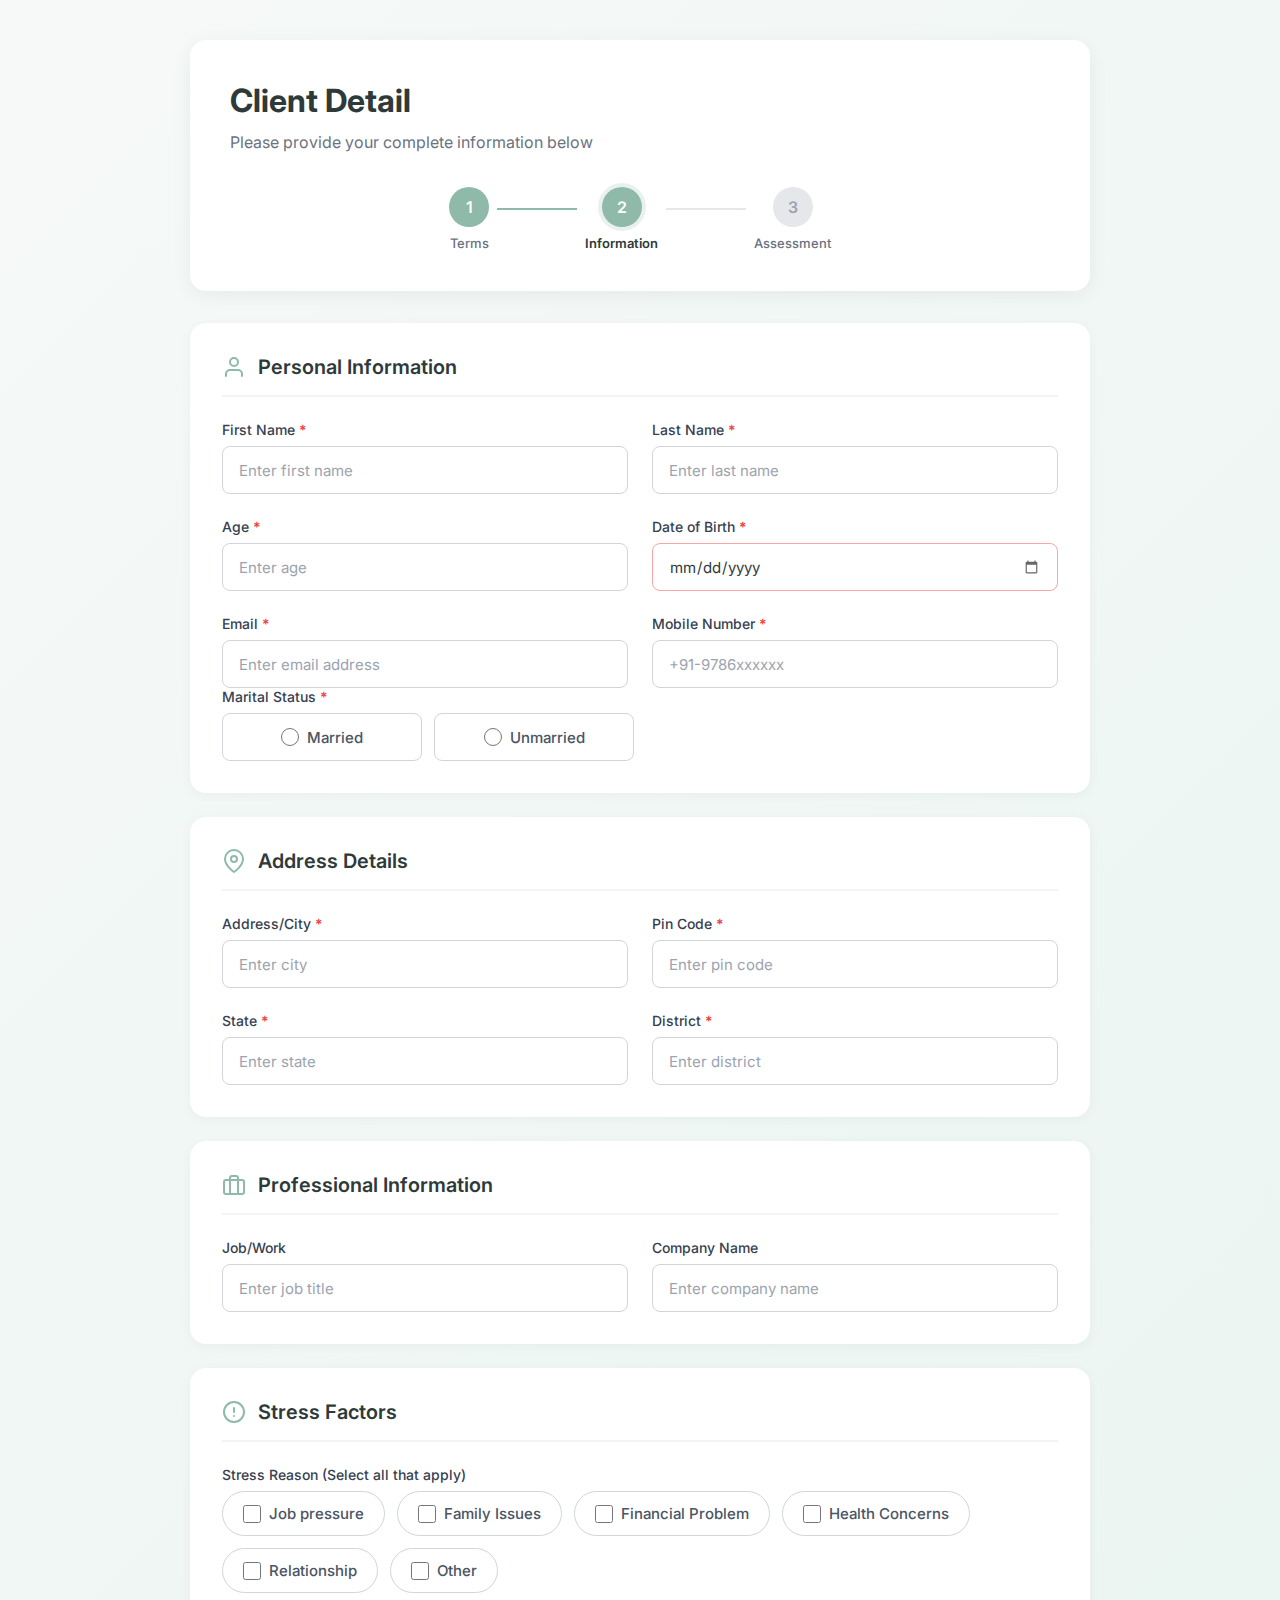
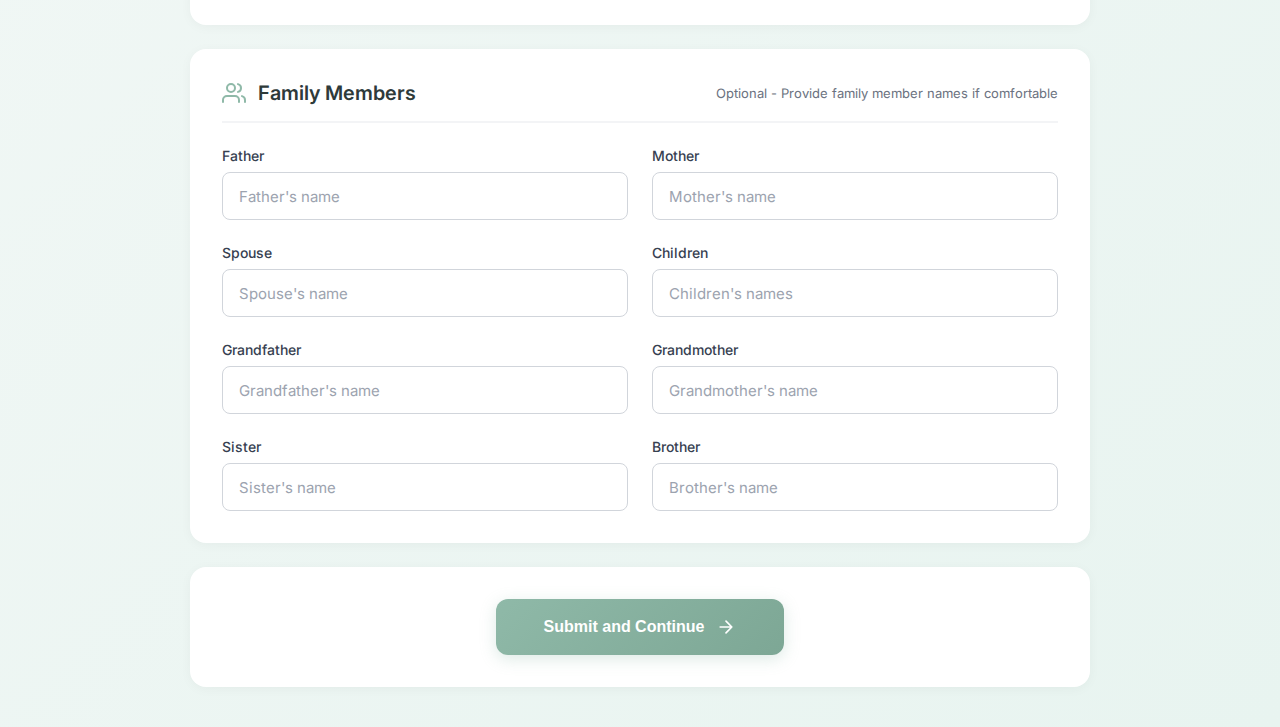
<file: user-info-page/index.html>
<!DOCTYPE html>
<html lang="en">
<head>
    <meta charset="UTF-8">
    <meta name="viewport" content="width=device-width, initial-scale=1.0">
    <title>Client Information - MindSpace</title>
    <link rel="preconnect" href="https://fonts.googleapis.com">
    <link rel="preconnect" href="https://fonts.gstatic.com" crossorigin>
    <link href="https://fonts.googleapis.com/css2?family=Inter:wght@400;500;600;700&display=swap" rel="stylesheet">
    <link rel="stylesheet" href="styles.css">
</head>
<body>
    <!-- Main Container -->
    <div class="container">
        <!-- Header Section -->
        <header class="page-header">
            <div class="header-content">
                <h1 class="page-title">Client Detail</h1>
                <p class="page-subtitle">Please provide your complete information below</p>
            </div>
            <div class="progress-steps">
                <div class="step completed">
                    <span class="step-number">1</span>
                    <span class="step-label">Terms</span>
                </div>
                <div class="step-line completed"></div>
                <div class="step active">
                    <span class="step-number">2</span>
                    <span class="step-label">Information</span>
                </div>
                <div class="step-line"></div>
                <div class="step">
                    <span class="step-number">3</span>
                    <span class="step-label">Assessment</span>
                </div>
            </div>
        </header>

        <!-- Form -->
        <form class="info-form" id="infoForm">

            <!-- Personal Information Section -->
            <section class="form-section">
                <div class="section-header">
                    <svg class="section-icon" width="24" height="24" viewBox="0 0 24 24" fill="none">
                        <path d="M20 21v-2a4 4 0 0 0-4-4H8a4 4 0 0 0-4 4v2M12 11a4 4 0 1 0 0-8 4 4 0 0 0 0 8z" stroke="currentColor" stroke-width="2" stroke-linecap="round" stroke-linejoin="round"/>
                    </svg>
                    <h2 class="section-title">Personal Information</h2>
                </div>

                <div class="form-grid">
                    <div class="form-group">
                        <label for="firstName" class="form-label">First Name <span class="required">*</span></label>
                        <input type="text" id="firstName" name="firstName" class="form-input" placeholder="Enter first name" required>
                    </div>

                    <div class="form-group">
                        <label for="lastName" class="form-label">Last Name <span class="required">*</span></label>
                        <input type="text" id="lastName" name="lastName" class="form-input" placeholder="Enter last name" required>
                    </div>

                    <div class="form-group">
                        <label for="age" class="form-label">Age <span class="required">*</span></label>
                        <input type="number" id="age" name="age" class="form-input" placeholder="Enter age" min="1" max="120" required>
                    </div>

                    <div class="form-group">
                        <label for="dob" class="form-label">Date of Birth <span class="required">*</span></label>
                        <input type="date" id="dob" name="dob" class="form-input" required>
                    </div>

                    <div class="form-group">
                        <label for="email" class="form-label">Email <span class="required">*</span></label>
                        <input type="email" id="email" name="email" class="form-input" placeholder="Enter email address" required>
                    </div>

                    <div class="form-group">
                        <label for="mobile" class="form-label">Mobile Number <span class="required">*</span></label>
                        <input type="tel" id="mobile" name="mobile" class="form-input" placeholder="+91-9786xxxxxx" pattern="[+]?[0-9]{10,15}" required>
                    </div>
                </div>

                <div class="form-group full-width">
                    <label class="form-label">Marital Status <span class="required">*</span></label>
                    <div class="radio-group">
                        <label class="radio-option">
                            <input type="radio" name="maritalStatus" value="married" required>
                            <span class="radio-label">Married</span>
                        </label>
                        <label class="radio-option">
                            <input type="radio" name="maritalStatus" value="unmarried">
                            <span class="radio-label">Unmarried</span>
                        </label>
                    </div>
                </div>
            </section>

            <!-- Address Section -->
            <section class="form-section">
                <div class="section-header">
                    <svg class="section-icon" width="24" height="24" viewBox="0 0 24 24" fill="none">
                        <path d="M21 10c0 7-9 13-9 13s-9-6-9-13a9 9 0 0 1 18 0z" stroke="currentColor" stroke-width="2" stroke-linecap="round" stroke-linejoin="round"/>
                        <circle cx="12" cy="10" r="3" stroke="currentColor" stroke-width="2" stroke-linecap="round" stroke-linejoin="round"/>
                    </svg>
                    <h2 class="section-title">Address Details</h2>
                </div>

                <div class="form-grid">
                    <div class="form-group">
                        <label for="address" class="form-label">Address/City <span class="required">*</span></label>
                        <input type="text" id="address" name="address" class="form-input" placeholder="Enter city" required>
                    </div>

                    <div class="form-group">
                        <label for="pinCode" class="form-label">Pin Code <span class="required">*</span></label>
                        <input type="text" id="pinCode" name="pinCode" class="form-input" placeholder="Enter pin code" pattern="[0-9]{6}" required>
                    </div>

                    <div class="form-group">
                        <label for="state" class="form-label">State <span class="required">*</span></label>
                        <input type="text" id="state" name="state" class="form-input" placeholder="Enter state" required>
                    </div>

                    <div class="form-group">
                        <label for="district" class="form-label">District <span class="required">*</span></label>
                        <input type="text" id="district" name="district" class="form-input" placeholder="Enter district" required>
                    </div>
                </div>
            </section>

            <!-- Professional Information Section -->
            <section class="form-section">
                <div class="section-header">
                    <svg class="section-icon" width="24" height="24" viewBox="0 0 24 24" fill="none">
                        <rect x="2" y="7" width="20" height="14" rx="2" ry="2" stroke="currentColor" stroke-width="2" stroke-linecap="round" stroke-linejoin="round"/>
                        <path d="M16 21V5a2 2 0 0 0-2-2h-4a2 2 0 0 0-2 2v16" stroke="currentColor" stroke-width="2" stroke-linecap="round" stroke-linejoin="round"/>
                    </svg>
                    <h2 class="section-title">Professional Information</h2>
                </div>

                <div class="form-grid">
                    <div class="form-group">
                        <label for="job" class="form-label">Job/Work</label>
                        <input type="text" id="job" name="job" class="form-input" placeholder="Enter job title">
                    </div>

                    <div class="form-group">
                        <label for="company" class="form-label">Company Name</label>
                        <input type="text" id="company" name="company" class="form-input" placeholder="Enter company name">
                    </div>
                </div>
            </section>

            <!-- Stress Factors Section -->
            <section class="form-section">
                <div class="section-header">
                    <svg class="section-icon" width="24" height="24" viewBox="0 0 24 24" fill="none">
                        <circle cx="12" cy="12" r="10" stroke="currentColor" stroke-width="2" stroke-linecap="round" stroke-linejoin="round"/>
                        <path d="M12 8v4M12 16h.01" stroke="currentColor" stroke-width="2" stroke-linecap="round" stroke-linejoin="round"/>
                    </svg>
                    <h2 class="section-title">Stress Factors</h2>
                </div>

                <div class="form-group full-width">
                    <label class="form-label">Stress Reason (Select all that apply)</label>
                    <div class="checkbox-pills">
                        <label class="pill-option">
                            <input type="checkbox" name="stressReason" value="job-pressure">
                            <span class="pill-label">Job pressure</span>
                        </label>
                        <label class="pill-option">
                            <input type="checkbox" name="stressReason" value="family-issues">
                            <span class="pill-label">Family Issues</span>
                        </label>
                        <label class="pill-option">
                            <input type="checkbox" name="stressReason" value="financial-problem">
                            <span class="pill-label">Financial Problem</span>
                        </label>
                        <label class="pill-option">
                            <input type="checkbox" name="stressReason" value="health-concerns">
                            <span class="pill-label">Health Concerns</span>
                        </label>
                        <label class="pill-option">
                            <input type="checkbox" name="stressReason" value="relationship">
                            <span class="pill-label">Relationship</span>
                        </label>
                        <label class="pill-option">
                            <input type="checkbox" name="stressReason" value="other">
                            <span class="pill-label">Other</span>
                        </label>
                    </div>
                </div>
            </section>

            <!-- Family Members Section -->
            <section class="form-section">
                <div class="section-header">
                    <svg class="section-icon" width="24" height="24" viewBox="0 0 24 24" fill="none">
                        <path d="M17 21v-2a4 4 0 0 0-4-4H5a4 4 0 0 0-4 4v2M9 11a4 4 0 1 0 0-8 4 4 0 0 0 0 8zM23 21v-2a4 4 0 0 0-3-3.87M16 3.13a4 4 0 0 1 0 7.75" stroke="currentColor" stroke-width="2" stroke-linecap="round" stroke-linejoin="round"/>
                    </svg>
                    <h2 class="section-title">Family Members</h2>
                    <p class="section-description">Optional - Provide family member names if comfortable</p>
                </div>

                <div class="form-grid">
                    <div class="form-group">
                        <label for="father" class="form-label">Father</label>
                        <input type="text" id="father" name="father" class="form-input" placeholder="Father's name">
                    </div>

                    <div class="form-group">
                        <label for="mother" class="form-label">Mother</label>
                        <input type="text" id="mother" name="mother" class="form-input" placeholder="Mother's name">
                    </div>

                    <div class="form-group">
                        <label for="spouse" class="form-label">Spouse</label>
                        <input type="text" id="spouse" name="spouse" class="form-input" placeholder="Spouse's name">
                    </div>

                    <div class="form-group">
                        <label for="children" class="form-label">Children</label>
                        <input type="text" id="children" name="children" class="form-input" placeholder="Children's names">
                    </div>

                    <div class="form-group">
                        <label for="grandfather" class="form-label">Grandfather</label>
                        <input type="text" id="grandfather" name="grandfather" class="form-input" placeholder="Grandfather's name">
                    </div>

                    <div class="form-group">
                        <label for="grandmother" class="form-label">Grandmother</label>
                        <input type="text" id="grandmother" name="grandmother" class="form-input" placeholder="Grandmother's name">
                    </div>

                    <div class="form-group">
                        <label for="sister" class="form-label">Sister</label>
                        <input type="text" id="sister" name="sister" class="form-input" placeholder="Sister's name">
                    </div>

                    <div class="form-group">
                        <label for="brother" class="form-label">Brother</label>
                        <input type="text" id="brother" name="brother" class="form-input" placeholder="Brother's name">
                    </div>
                </div>
            </section>

            <!-- Submit Button -->
            <div class="form-actions">
                <button type="submit" class="btn-submit" id="submitBtn">
                    <span>Submit and Continue</span>
                    <svg width="20" height="20" viewBox="0 0 24 24" fill="none">
                        <path d="M5 12h14M12 5l7 7-7 7" stroke="currentColor" stroke-width="2" stroke-linecap="round" stroke-linejoin="round"/>
                    </svg>
                </button>
            </div>

        </form>
    </div>

    <script src="script.js"></script>
</body>
</html>
</file>
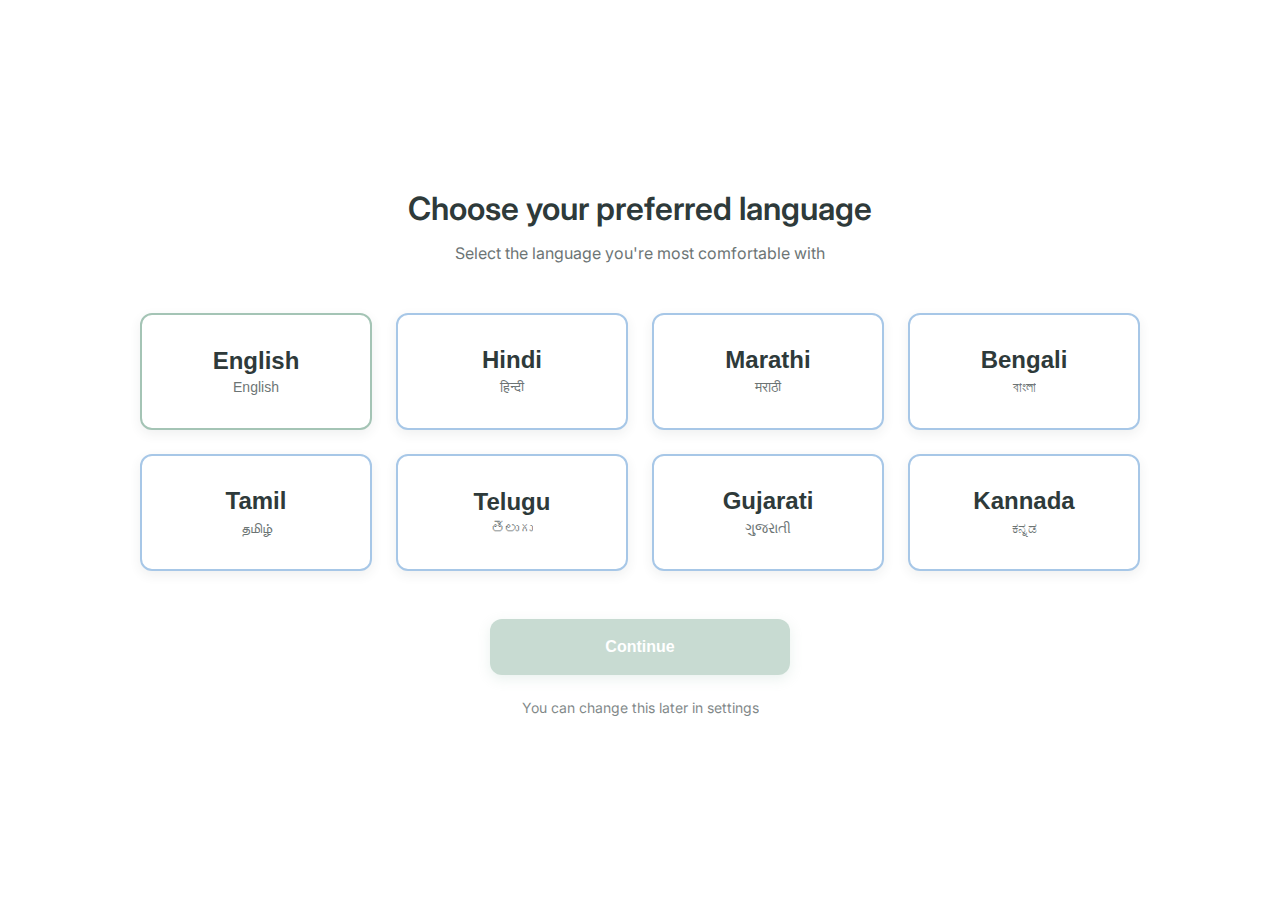
<file: language-page/language.html>
<!DOCTYPE html>
<html lang="en">
<head>
    <meta charset="UTF-8">
    <meta name="viewport" content="width=device-width, initial-scale=1.0">
    <title>Choose Your Language</title>
    <link rel="preconnect" href="https://fonts.googleapis.com">
    <link rel="preconnect" href="https://fonts.gstatic.com" crossorigin>
    <link href="https://fonts.googleapis.com/css2?family=Inter:wght@400;500;600;700&display=swap" rel="stylesheet">
    <link rel="stylesheet" href="styles.css">
</head>
<body>
    <div class="language-container">
        <div class="language-content">
            <!-- Header -->
            <div class="language-header">
                <h1 class="language-title">Choose your preferred language</h1>
                <p class="language-subtitle">Select the language you're most comfortable with</p>
            </div>

            <!-- Language Grid -->
            <div class="language-grid">
                <button type="button" class="language-card" data-lang="en">
                    <span class="language-name">English</span>
                    <span class="language-native">English</span>
                </button>

                <button type="button" class="language-card" data-lang="hi">
                    <span class="language-name">Hindi</span>
                    <span class="language-native">हिन्दी</span>
                </button>

                <button type="button" class="language-card" data-lang="mr">
                    <span class="language-name">Marathi</span>
                    <span class="language-native">मराठी</span>
                </button>

                <button type="button" class="language-card" data-lang="bn">
                    <span class="language-name">Bengali</span>
                    <span class="language-native">বাংলা</span>
                </button>

                <button type="button" class="language-card" data-lang="ta">
                    <span class="language-name">Tamil</span>
                    <span class="language-native">தமிழ்</span>
                </button>

                <button type="button" class="language-card" data-lang="te">
                    <span class="language-name">Telugu</span>
                    <span class="language-native">తెలుగు</span>
                </button>

                <button type="button" class="language-card" data-lang="gu">
                    <span class="language-name">Gujarati</span>
                    <span class="language-native">ગુજરાતી</span>
                </button>

                <button type="button" class="language-card" data-lang="kn">
                    <span class="language-name">Kannada</span>
                    <span class="language-native">ಕನ್ನಡ</span>
                </button>
            </div>

            <!-- Continue Button & Note -->
            <div class="language-footer">
                <button type="button" class="btn-continue" id="continueBtn" disabled>
                    Continue
                </button>
                <p class="settings-note">You can change this later in settings</p>
            </div>
        </div>
    </div>

    <script src="language.js"></script>
</body>
</html>
</file>
<file: Counsellor-Management/styles.css>
/* General Styles */
* {
    margin: 0;
    padding: 0;
    box-sizing: border-box;
}

:root {
    --primary-color: #4880ff;
    --bg-light: #f2f3f7;
    --bg-white: #ffffff;
    --text-dark: #202224;
    --text-secondary: #606060;
    --border-color: #d5d5d5;
    --trend-positive: #00b69b;
    --trend-negative: #f93c65;
    --status-active: #00b69b;
    --shadow: 0 2px 8px rgba(0, 0, 0, 0.1);
    --transition: all 0.3s ease;
}

body {
    font-family: 'Nunito Sans', 'Segoe UI', Tahoma, Geneva, Verdana, sans-serif;
    background-color: var(--bg-light);
    color: var(--text-dark);
}

/* Dashboard Container */
.dashboard-container {
    display: flex;
    height: 100vh;
    overflow: hidden;
}

/* Sidebar */
.sidebar {
    width: 241px;
    background-color: var(--bg-white);
    border-right: 1px solid var(--border-color);
    display: flex;
    flex-direction: column;
    overflow-y: auto;
    box-shadow: var(--shadow);
}

.logo {
    padding: 25px 0;
    text-align: center;
    border-bottom: 1px solid #e0e0e0;
}

.logo-text {
    font-size: 20px;
    font-weight: 800;
    letter-spacing: 0.5px;
}

.logo-primary {
    color: var(--primary-color);
}

/* Navigation Menu */
.nav-menu {
    display: flex;
    flex-direction: column;
    padding: 15px 0;
    flex: 1;
}

.nav-item {
    display: flex;
    align-items: center;
    padding: 12px 20px;
    color: var(--text-dark);
    text-decoration: none;
    transition: var(--transition);
    border-left: 4px solid transparent;
    font-size: 14px;
    font-weight: 600;
    letter-spacing: 0.3px;
    cursor: pointer;
}

.nav-item:hover {
    background-color: #f5f5f5;
}

.nav-item.active {
    background-color: var(--primary-color);
    color: white;
    border-left-color: var(--primary-color);
}

.nav-icon {
    margin-right: 15px;
    font-size: 18px;
    display: inline-block;
    width: 20px;
    text-align: center;
}

.nav-label {
    flex: 1;
}

/* Main Content */
.main-content {
    flex: 1;
    display: flex;
    flex-direction: column;
    overflow-y: auto;
    background-color: var(--bg-light);
}

/* Top Navigation Bar */
.top-bar {
    background-color: var(--bg-white);
    padding: 15px 30px;
    display: flex;
    justify-content: space-between;
    align-items: center;
    border-bottom: 1px solid var(--border-color);
    box-shadow: var(--shadow);
    height: 70px;
}

.search-container {
    position: relative;
    flex: 1;
    max-width: 500px;
}

.search-input {
    width: 100%;
    padding: 10px 15px 10px 40px;
    border: 1px solid var(--border-color);
    border-radius: 20px;
    background-color: #f5f6fa;
    font-size: 14px;
    transition: var(--transition);
}

.search-input:focus {
    outline: none;
    border-color: var(--primary-color);
    background-color: var(--bg-white);
}

.search-icon {
    position: absolute;
    left: 12px;
    top: 50%;
    transform: translateY(-50%);
    width: 18px;
    height: 18px;
    color: #999;
}

.top-bar-right {
    display: flex;
    align-items: center;
    gap: 30px;
    margin-left: 20px;
}

.language-selector {
    display: flex;
    align-items: center;
    gap: 8px;
    cursor: pointer;
    padding: 8px 12px;
    border-radius: 6px;
    transition: var(--transition);
}

.language-selector:hover {
    background-color: #f5f5f5;
}

.flag-icon {
    width: 30px;
    height: 20px;
    border-radius: 3px;
}

.lang-text {
    font-size: 14px;
    color: #646464;
    font-weight: 600;
}

.dropdown-icon {
    width: 16px;
    height: 16px;
    color: #999;
}

.notification-icon {
    position: relative;
    cursor: pointer;
    width: 24px;
    height: 24px;
    color: var(--text-dark);
    transition: var(--transition);
}

.notification-icon:hover {
    color: var(--primary-color);
}

.notification-badge {
    position: absolute;
    top: -8px;
    right: -8px;
    background-color: var(--primary-color);
    color: white;
    width: 20px;
    height: 20px;
    border-radius: 50%;
    display: flex;
    align-items: center;
    justify-content: center;
    font-size: 12px;
    font-weight: 700;
}

.user-profile {
    display: flex;
    align-items: center;
    gap: 12px;
    cursor: pointer;
}

.profile-avatar {
    width: 40px;
    height: 40px;
    border-radius: 50%;
    background-color: #ddd;
}

.user-info {
    display: flex;
    flex-direction: column;
}

.user-name {
    font-size: 14px;
    font-weight: 700;
    color: var(--text-dark);
}

.user-role {
    font-size: 12px;
    color: #565656;
    font-weight: 600;
}

.menu-toggle {
    cursor: pointer;
    width: 24px;
    height: 24px;
    color: var(--text-dark);
    transition: var(--transition);
}

.menu-toggle:hover {
    color: var(--primary-color);
}

/* Page Header */
.page-header {
    padding: 20px 30px;
    background-color: var(--bg-light);
}

.page-header h1 {
    font-size: 40px;
    font-weight: 700;
    color: var(--text-dark);
    margin-bottom: 5px;
}

.page-header .subtitle {
    font-size: 14px;
    color: var(--text-secondary);
}

/* Dashboard Header */
.dashboard-header {
    padding: 20px 30px;
    background-color: var(--bg-light);
}

.dashboard-header h1 {
    font-size: 32px;
    font-weight: 700;
    color: var(--text-dark);
}

/* Stats Grid */
.stats-grid {
    display: grid;
    grid-template-columns: repeat(4, 1fr);
    gap: 32px;
    padding: 0 30px;
    margin-bottom: 30px;
}

.stats-row {
    display: grid;
    grid-template-columns: repeat(2, 1fr);
    gap: 32px;
    padding: 0 30px;
    margin-bottom: 30px;
    max-width: 1150px;
}

.stat-card {
    background-color: var(--bg-white);
    border-radius: 10px;
    padding: 20px;
    box-shadow: var(--shadow);
    position: relative;
    overflow: hidden;
    transition: var(--transition);
}

.stat-card:hover {
    transform: translateY(-5px);
    box-shadow: 0 8px 16px rgba(0, 0, 0, 0.15);
}

.stat-content {
    margin-bottom: 30px;
}

.stat-title {
    font-size: 16px;
    font-weight: 700;
    color: var(--text-dark);
    margin-bottom: 8px;
}

.stat-number {
    font-size: 28px;
    font-weight: 700;
    color: var(--text-dark);
    letter-spacing: 1px;
}

.stat-footer {
    display: flex;
    align-items: center;
    gap: 8px;
    font-size: 14px;
    margin-bottom: 15px;
}

.trend-up {
    color: var(--trend-positive);
    font-weight: 600;
}

.trend-down {
    color: var(--trend-negative);
    font-weight: 600;
}

.trend-text {
    color: var(--text-secondary);
}

.stat-icon {
    position: absolute;
    top: 20px;
    right: 20px;
    width: 55px;
    height: 55px;
    border-radius: 50%;
    display: flex;
    align-items: center;
    justify-content: center;
    box-shadow: 0 4px 12px rgba(0, 0, 0, 0.15);
}

.stat-icon svg {
    width: 28px;
    height: 28px;
}

/* Table Container */
.table-container {
    background-color: var(--bg-white);
    border-radius: 10px;
    padding: 20px;
    margin: 0 30px 30px 30px;
    box-shadow: var(--shadow);
    overflow-x: auto;
}

.table-header {
    margin-bottom: 20px;
    display: flex;
    justify-content: space-between;
    align-items: center;
}

.table-header h2 {
    font-size: 20px;
    font-weight: 700;
    color: var(--text-dark);
}

.table-info {
    font-size: 12px;
    color: #999;
    opacity: 0.7;
}

.table-controls {
    display: flex;
    gap: 15px;
    margin-bottom: 20px;
    align-items: center;
}

.table-controls .search-input {
    flex: 1;
    max-width: 300px;
}

.sort-dropdown,
.filter-dropdown {
    padding: 10px 15px;
    border: 1px solid var(--border-color);
    border-radius: 6px;
    background-color: var(--bg-white);
    font-size: 14px;
    cursor: pointer;
    transition: var(--transition);
}

.sort-dropdown:hover,
.filter-dropdown:hover {
    border-color: var(--primary-color);
}

.btn-add-counsellor,
.btn-add-client,
.btn-search {
    padding: 10px 20px;
    background-color: var(--primary-color);
    color: white;
    border: none;
    border-radius: 6px;
    font-size: 14px;
    font-weight: 600;
    cursor: pointer;
    transition: var(--transition);
}

.btn-add-counsellor:hover,
.btn-add-client:hover,
.btn-search:hover {
    background-color: #3867e6;
    box-shadow: 0 4px 12px rgba(72, 128, 255, 0.3);
}

.data-table {
    width: 100%;
    border-collapse: collapse;
    min-width: 1000px;
}

.data-table thead {
    background-color: #f1f4f9;
}

.data-table th {
    padding: 15px;
    text-align: left;
    font-size: 14px;
    font-weight: 700;
    color: var(--text-dark);
    border-bottom: 1px solid var(--border-color);
    letter-spacing: 0.3px;
}

.data-table td {
    padding: 15px;
    font-size: 14px;
    color: var(--text-dark);
    border-bottom: 1px solid #f0f0f0;
    opacity: 0.8;
}

.data-table tbody tr {
    transition: var(--transition);
}

.data-table tbody tr:hover {
    background-color: #f9f9f9;
}

.avatar {
    display: inline-block;
    width: 36px;
    height: 36px;
    border-radius: 50%;
    background-color: #d8d8d8;
    margin-right: 12px;
    vertical-align: middle;
}

/* Status Badges */
.status-badge {
    display: inline-block;
    padding: 6px 12px;
    border-radius: 6px;
    font-size: 12px;
    font-weight: 600;
}

.status-badge.active {
    background-color: #e8f8f5;
    color: var(--status-active);
}

.status-badge.pending {
    background-color: #fff3cd;
    color: #856404;
}

.status-badge.confirmed {
    background-color: #d1e7dd;
    color: #0a3622;
}

.status-badge.completed {
    background-color: #d8f9f0;
    color: #0d6e4f;
}

.status-badge.no-show {
    background-color: #f8d7da;
    color: #842029;
}

/* Priority Badges */
.priority-badge {
    display: inline-block;
    padding: 6px 12px;
    border-radius: 6px;
    font-size: 12px;
    font-weight: 600;
}

.priority-badge.low {
    background-color: #d8f9f0;
    color: #6bb99f;
}

.priority-badge.medium {
    background-color: #fce5c3;
    color: #e2973c;
}

.priority-badge.high {
    background-color: #fcc3c3;
    color: #e23c3c;
}

/* Notes Section */
.notes-container {
    padding: 30px;
}

.notes-header {
    display: flex;
    justify-content: space-between;
    align-items: center;
    margin-bottom: 30px;
}

.notes-header h2 {
    font-size: 20px;
    font-weight: 700;
    color: var(--text-dark);
}

.btn-add-note {
    padding: 10px 20px;
    background-color: var(--primary-color);
    color: white;
    border: none;
    border-radius: 6px;
    font-size: 14px;
    font-weight: 600;
    cursor: pointer;
    transition: var(--transition);
}

.btn-add-note:hover {
    background-color: #3867e6;
    box-shadow: 0 4px 12px rgba(72, 128, 255, 0.3);
}

.add-note-form {
    background-color: #f9f9fb;
    padding: 20px;
    border-radius: 8px;
    margin-bottom: 30px;
    border: 1px solid var(--border-color);
}

.note-title-input,
.note-content-input {
    width: 100%;
    padding: 12px 15px;
    border: 1px solid var(--border-color);
    border-radius: 6px;
    font-size: 14px;
    margin-bottom: 15px;
    font-family: inherit;
}

.note-title-input {
    font-size: 16px;
    font-weight: 600;
}

.note-content-input:focus,
.note-title-input:focus {
    outline: none;
    border-color: var(--primary-color);
    background-color: var(--bg-white);
}

.form-actions {
    display: flex;
    gap: 10px;
    justify-content: flex-end;
}

.btn-save-note,
.btn-cancel-note {
    padding: 10px 20px;
    border: none;
    border-radius: 6px;
    font-size: 14px;
    font-weight: 600;
    cursor: pointer;
    transition: var(--transition);
}

.btn-save-note {
    background-color: var(--primary-color);
    color: white;
}

.btn-save-note:hover {
    background-color: #3867e6;
}

.btn-cancel-note {
    background-color: #e7e7ea;
    color: var(--text-dark);
}

.btn-cancel-note:hover {
    background-color: #d0d0d3;
}

.notes-grid {
    display: grid;
    grid-template-columns: repeat(auto-fill, minmax(300px, 1fr));
    gap: 20px;
}

.note-card {
    background-color: #fafbfc;
    border: 1px solid var(--border-color);
    border-radius: 8px;
    padding: 15px;
    transition: var(--transition);
}

.note-card:hover {
    box-shadow: 0 4px 12px rgba(0, 0, 0, 0.1);
    transform: translateY(-3px);
}

.note-header {
    display: flex;
    justify-content: space-between;
    align-items: flex-start;
    margin-bottom: 10px;
}

.note-header h3 {
    font-size: 16px;
    font-weight: 600;
    color: var(--text-dark);
    flex: 1;
}

.note-delete-btn {
    background: none;
    border: none;
    font-size: 24px;
    color: #999;
    cursor: pointer;
    transition: var(--transition);
}

.note-delete-btn:hover {
    color: #e74c3c;
}

.note-content {
    font-size: 14px;
    color: var(--text-secondary);
    margin-bottom: 10px;
    max-height: 80px;
    overflow: hidden;
    text-overflow: ellipsis;
    display: -webkit-box;
    -webkit-line-clamp: 3;
    -webkit-box-orient: vertical;
}

.note-date {
    font-size: 12px;
    color: #999;
    margin-bottom: 10px;
}

.note-tag {
    display: inline-block;
    background-color: var(--primary-color);
    color: white;
    padding: 4px 12px;
    border-radius: 4px;
    font-size: 12px;
    font-weight: 600;
}

/* Settings Section */
.settings-container {
    display: flex;
    gap: 30px;
    padding: 30px;
}

.settings-sidebar {
    width: 200px;
    height: fit-content;
    position: sticky;
    top: 70px;
}

.settings-menu {
    display: flex;
    flex-direction: column;
}

.settings-menu-item {
    padding: 15px 20px;
    background: none;
    border: none;
    text-align: left;
    cursor: pointer;
    font-size: 14px;
    font-weight: 600;
    color: var(--text-dark);
    transition: var(--transition);
    display: flex;
    align-items: center;
    gap: 10px;
}

.settings-menu-item:hover {
    background-color: #f5f5f5;
}

.settings-menu-item.active {
    background-color: #eff3ff;
    border-left: 4px solid var(--primary-color);
    color: var(--primary-color);
    padding-left: 16px;
}

.settings-icon {
    font-size: 18px;
}

.settings-content {
    flex: 1;
    max-width: 600px;
}

.settings-section-content {
    display: none;
}

.settings-section-content.active {
    display: block;
}

.settings-section-content h2 {
    font-size: 22px;
    font-weight: 700;
    color: var(--text-dark);
    margin-bottom: 20px;
    padding-bottom: 15px;
    border-bottom: 2px solid var(--primary-color);
}

.settings-form {
    display: flex;
    flex-direction: column;
    gap: 20px;
}

.form-group {
    display: flex;
    flex-direction: column;
}

.form-group label {
    font-size: 14px;
    font-weight: 600;
    color: var(--text-dark);
    margin-bottom: 8px;
}

.form-group input,
.form-group select {
    padding: 12px 15px;
    border: 1px solid var(--border-color);
    border-radius: 6px;
    font-size: 14px;
    font-family: inherit;
}

.form-group input:focus,
.form-group select:focus {
    outline: none;
    border-color: var(--primary-color);
    box-shadow: 0 0 0 3px rgba(72, 128, 255, 0.1);
}

.btn-save {
    padding: 12px 24px;
    background-color: var(--primary-color);
    color: white;
    border: none;
    border-radius: 6px;
    font-size: 14px;
    font-weight: 600;
    cursor: pointer;
    transition: var(--transition);
    width: fit-content;
}

.btn-save:hover {
    background-color: #3867e6;
}

.btn-secondary {
    padding: 12px 24px;
    background-color: #e7e7ea;
    color: var(--text-dark);
    border: none;
    border-radius: 6px;
    font-size: 14px;
    font-weight: 600;
    cursor: pointer;
    transition: var(--transition);
    width: fit-content;
}

.btn-secondary:hover {
    background-color: #d0d0d3;
}

.notification-settings,
.security-items {
    display: flex;
    flex-direction: column;
    gap: 20px;
}

.notification-item,
.security-item {
    display: flex;
    flex-direction: column;
    gap: 15px;
}

.notification-header,
.security-header {
    display: flex;
    justify-content: space-between;
    align-items: center;
}

.notification-header h3,
.security-header h3 {
    font-size: 16px;
    font-weight: 600;
    color: var(--text-dark);
}

.toggle-switch {
    position: relative;
    display: inline-block;
    width: 50px;
    height: 24px;
}

.toggle-switch input {
    display: none;
}

.toggle-slider {
    position: absolute;
    top: 0;
    left: 0;
    right: 0;
    bottom: 0;
    background-color: #ccc;
    border-radius: 24px;
    transition: var(--transition);
    cursor: pointer;
}

.toggle-slider:before {
    content: '';
    position: absolute;
    height: 18px;
    width: 18px;
    left: 3px;
    bottom: 3px;
    background-color: white;
    border-radius: 50%;
    transition: var(--transition);
}

.toggle-switch input:checked + .toggle-slider {
    background-color: var(--primary-color);
}

.toggle-switch input:checked + .toggle-slider:before {
    transform: translateX(26px);
}

/* Responsive Design */
@media (max-width: 1400px) {
    .stats-grid {
        grid-template-columns: repeat(2, 1fr);
    }

    .stats-row {
        grid-template-columns: repeat(2, 1fr);
    }
}

@media (max-width: 768px) {
    .dashboard-container {
        flex-direction: column;
    }

    .sidebar {
        width: 100%;
        height: auto;
    }

    .nav-menu {
        flex-direction: row;
        overflow-x: auto;
        padding: 0;
    }

    .nav-item {
        padding: 10px 15px;
        border-left: none;
        border-bottom: 3px solid transparent;
    }

    .nav-item.active {
        border-bottom-color: var(--primary-color);
        background-color: transparent;
        border-left: none;
    }

    .stats-grid,
    .stats-row {
        grid-template-columns: 1fr;
    }

    .top-bar {
        flex-wrap: wrap;
        gap: 15px;
    }

    .top-bar-right {
        gap: 15px;
        margin-left: 0;
    }

    .data-table {
        font-size: 12px;
    }

    .data-table th,
    .data-table td {
        padding: 10px;
    }

    .table-controls {
        flex-wrap: wrap;
    }

    .notes-grid {
        grid-template-columns: repeat(auto-fill, minmax(250px, 1fr));
    }

    .settings-container {
        flex-direction: column;
    }

    .settings-sidebar {
        width: 100%;
        position: static;
    }

    .settings-menu {
        flex-direction: row;
        gap: 10px;
        overflow-x: auto;
    }

    .settings-menu-item {
        padding: 10px 15px;
        white-space: nowrap;
    }
}

@media (max-width: 480px) {
    .page-header,
    .dashboard-header {
        padding: 15px 20px;
    }

    .page-header h1,
    .dashboard-header h1 {
        font-size: 24px;
    }

    .stats-grid,
    .stats-row,
    .table-container,
    .notes-container {
        padding: 15px;
        margin: 0 15px;
    }

    .stat-card {
        padding: 15px;
    }

    .table-container {
        overflow-x: auto;
    }

    .notes-grid {
        grid-template-columns: 1fr;
    }

    .table-header {
        flex-direction: column;
        align-items: flex-start;
    }

    .table-controls {
        flex-direction: column;
        width: 100%;
    }

    .table-controls .search-input {
        max-width: 100%;
    }
}

/* Scrollbar Styling */
::-webkit-scrollbar {
    width: 8px;
    height: 8px;
}

::-webkit-scrollbar-track {
    background: transparent;
}

::-webkit-scrollbar-thumb {
    background: #ccc;
    border-radius: 4px;
}

::-webkit-scrollbar-thumb:hover {
    background: #999;
}
</file>
<file: screening-page/styles.css>
/* ============================================
   BASE STYLES
============================================ */
* {
  margin: 0;
  padding: 0;
  box-sizing: border-box;
}

body {
  font-family: 'Inter', -apple-system, BlinkMacSystemFont, 'Segoe UI', sans-serif;
  background: #f6f9f8;
  min-height: 100vh;
  color: #2e3a3a;
}

/* ============================================
   HEADER
============================================ */
.header {
  background: white;
  border-bottom: 1px solid #a7c7e7;
  height: 62px;
  position: fixed;
  top: 0;
  left: 0;
  right: 0;
  z-index: 100;
}

.header-content {
  max-width: 1200px;
  margin: 0 auto;
  padding: 0 60px;
  height: 100%;
  display: flex;
  align-items: center;
}

.breadcrumb {
  font-size: 14px;
  font-weight: 400;
  color: #2e3a3a;
}

/* ============================================
   MAIN CONTENT
============================================ */
.main-content {
  margin-top: 62px;
  padding: 60px 20px 100px;
}

.container {
  max-width: 900px;
  margin: 0 auto;
}

/* ============================================
   SECTION TITLE
============================================ */
.section-title {
  font-size: 28px;
  font-weight: 700;
  color: #2e3a3a;
  margin-bottom: 50px;
  line-height: 42px;
}

/* ============================================
   SCREENING FORM
============================================ */
.screening-form {
  background: white;
  border-radius: 12px;
  padding: 40px;
  box-shadow: 0 2px 8px rgba(0, 0, 0, 0.04);
}

/* ============================================
   QUESTION BLOCK
============================================ */
.question-block {
  margin-bottom: 50px;
}

.question-block:last-of-type {
  margin-bottom: 0;
}

.question-text {
  font-size: 16px;
  font-weight: 400;
  line-height: 24px;
  color: #2e3a3a;
  margin-bottom: 16px;
}

/* ============================================
   OPTIONS GROUP
============================================ */
.options-group {
  display: flex;
  flex-wrap: wrap;
  gap: 16px;
}

.option {
  display: flex;
  align-items: center;
  gap: 8px;
  cursor: pointer;
  user-select: none;
  transition: transform 0.2s;
}

.option:hover {
  transform: translateX(2px);
}

.option input[type="radio"] {
  width: 20px;
  height: 20px;
  cursor: pointer;
  accent-color: #8fb9a8;
  border: 1px solid #a7c7e7;
}

.option-label {
  font-size: 15px;
  font-weight: 400;
  color: #2e3a3a;
  line-height: 22px;
  cursor: pointer;
}

.option input[type="radio"]:checked + .option-label {
  font-weight: 500;
  color: #1f2937;
}

/* ============================================
   FORM ACTIONS
============================================ */
.form-actions {
  margin-top: 60px;
  padding-top: 40px;
  border-top: 1px solid #a7c7e7;
  display: flex;
  justify-content: space-between;
  align-items: center;
  gap: 20px;
}

/* ============================================
   BUTTONS
============================================ */
.btn {
  height: 48px;
  border-radius: 8px;
  font-size: 15px;
  font-weight: 600;
  cursor: pointer;
  border: none;
  transition: all 0.3s;
  line-height: 22px;
}

.btn-back {
  background: white;
  border: 1px solid #a7c7e7;
  color: #2e3a3a;
  padding: 0 32px;
  font-weight: 500;
}

.btn-back:hover {
  background: #f9fafb;
  border-color: #8fb9a8;
}

.btn-back:active {
  transform: scale(0.98);
}

.btn-continue {
  background: #8fb9a8;
  color: white;
  padding: 0 40px;
  box-shadow: 0 2px 8px rgba(143, 185, 168, 0.25);
}

.btn-continue:not(:disabled):hover {
  background: #7da795;
  transform: translateY(-2px);
  box-shadow: 0 4px 12px rgba(143, 185, 168, 0.35);
}

.btn-continue:not(:disabled):active {
  transform: translateY(0);
}

.btn-continue:disabled {
  background: #8fb9a8;
  opacity: 0.5;
  cursor: not-allowed;
  box-shadow: 0 2px 8px rgba(143, 185, 168, 0.25);
}

/* ============================================
   PROGRESS INDICATOR
============================================ */
.progress-indicator {
  margin-top: 40px;
  background: white;
  border-radius: 12px;
  padding: 24px 40px;
  box-shadow: 0 2px 8px rgba(0, 0, 0, 0.04);
}

.progress-text {
  font-size: 14px;
  font-weight: 500;
  color: #4b5563;
  margin-bottom: 12px;
  text-align: center;
}

.progress-text span {
  font-weight: 600;
  color: #8fb9a8;
}

.progress-bar {
  width: 100%;
  height: 8px;
  background: #e5e7eb;
  border-radius: 4px;
  overflow: hidden;
}

.progress-fill {
  height: 100%;
  background: linear-gradient(90deg, #8fb9a8 0%, #a7c7b8 100%);
  border-radius: 4px;
  width: 0%;
  transition: width 0.4s ease-out;
}

/* ============================================
   ANIMATIONS
============================================ */
@keyframes fadeIn {
  from {
    opacity: 0;
    transform: translateY(10px);
  }
  to {
    opacity: 1;
    transform: translateY(0);
  }
}

.question-block {
  animation: fadeIn 0.4s ease-out;
  animation-fill-mode: both;
}

.question-block:nth-child(1) { animation-delay: 0.1s; }
.question-block:nth-child(2) { animation-delay: 0.2s; }
.question-block:nth-child(3) { animation-delay: 0.3s; }
.question-block:nth-child(4) { animation-delay: 0.4s; }

/* ============================================
   VALIDATION FEEDBACK
============================================ */
.question-block.answered {
  position: relative;
}

.question-block.answered::before {
  content: '✓';
  position: absolute;
  left: -30px;
  top: 0;
  font-size: 18px;
  color: #8fb9a8;
  font-weight: 700;
  opacity: 0;
  animation: checkmark 0.3s ease-out forwards;
}

@keyframes checkmark {
  from {
    opacity: 0;
    transform: scale(0.5);
  }
  to {
    opacity: 1;
    transform: scale(1);
  }
}

/* ============================================
   RESPONSIVE DESIGN
============================================ */
@media (max-width: 768px) {
  .header-content {
    padding: 0 20px;
  }

  .main-content {
    padding: 40px 20px 80px;
  }

  .section-title {
    font-size: 24px;
    margin-bottom: 32px;
  }

  .screening-form {
    padding: 24px;
  }

  .question-text {
    font-size: 15px;
  }

  .options-group {
    flex-direction: column;
    gap: 12px;
  }

  .option {
    padding: 8px 0;
  }

  .form-actions {
    flex-direction: column;
    margin-top: 40px;
    padding-top: 30px;
  }

  .btn {
    width: 100%;
  }

  .btn-back {
    order: 2;
  }

  .btn-continue {
    order: 1;
  }

  .progress-indicator {
    padding: 20px 24px;
  }

  .question-block.answered::before {
    left: -20px;
    font-size: 16px;
  }
}

@media (max-width: 480px) {
  .section-title {
    font-size: 20px;
  }

  .screening-form {
    padding: 20px;
  }

  .question-text {
    font-size: 14px;
  }

  .option-label {
    font-size: 14px;
  }

  .btn {
    height: 44px;
    font-size: 14px;
  }
}

/* ============================================
   ACCESSIBILITY
============================================ */
.option:focus-within {
  outline: 2px solid #8fb9a8;
  outline-offset: 2px;
  border-radius: 4px;
}

.btn:focus-visible {
  outline: 2px solid #8fb9a8;
  outline-offset: 2px;
}

@media (prefers-reduced-motion: reduce) {
  * {
    animation-duration: 0.01ms !important;
    animation-iteration-count: 1 !important;
    transition-duration: 0.01ms !important;
  }
}

/* ============================================
   PRINT STYLES
============================================ */
@media print {
  .header,
  .form-actions,
  .progress-indicator {
    display: none;
  }

  .screening-form {
    box-shadow: none;
    padding: 0;
  }

  .main-content {
    margin-top: 0;
    padding: 20px;
  }
}
</file>
<file: terms-page/styles.css>
/* ============================================
   BASE STYLES
============================================ */
* {
  margin: 0;
  padding: 0;
  box-sizing: border-box;
}

body {
  font-family: 'Inter', -apple-system, BlinkMacSystemFont, 'Segoe UI', sans-serif;
  background: linear-gradient(135deg, #e8f4f0 0%, #d4e7e0 100%);
  min-height: 100vh;
  display: flex;
  align-items: center;
  justify-content: center;
  padding: 20px;
}

/* ============================================
   MAIN CONTAINER
============================================ */
.terms-container {
  width: 100%;
  max-width: 900px;
  background: white;
  border-radius: 16px;
  box-shadow: 0 20px 60px rgba(0, 0, 0, 0.15);
  display: flex;
  flex-direction: column;
  height: 90vh;
  max-height: 800px;
  overflow: hidden;
}

/* ============================================
   HEADER
============================================ */
.terms-header {
  padding: 32px;
  text-align: center;
  border-bottom: 2px solid #e8f4f0;
  background: linear-gradient(135deg, #f8fcfb 0%, #ffffff 100%);
}

.terms-title {
  font-size: 32px;
  font-weight: 700;
  color: #2e3a3a;
  margin-bottom: 8px;
}

.terms-subtitle {
  font-size: 15px;
  color: #6b7280;
  font-weight: 400;
}

/* ============================================
   CONTENT WRAPPER
============================================ */
.terms-content-wrapper {
  flex: 1;
  position: relative;
  overflow: hidden;
}

.terms-content {
  height: 100%;
  overflow-y: auto;
  padding: 32px;
  scroll-behavior: smooth;
}

/* Custom Scrollbar */
.terms-content::-webkit-scrollbar {
  width: 10px;
}

.terms-content::-webkit-scrollbar-track {
  background: #f1f5f9;
  border-radius: 10px;
}

.terms-content::-webkit-scrollbar-thumb {
  background: #a4c4b5;
  border-radius: 10px;
  transition: background 0.3s;
}

.terms-content::-webkit-scrollbar-thumb:hover {
  background: #8fb9a8;
}

/* ============================================
   SCROLL INDICATOR
============================================ */
.scroll-indicator {
  position: absolute;
  bottom: 0;
  left: 0;
  right: 0;
  background: linear-gradient(to top, rgba(255,255,255,1) 0%, rgba(255,255,255,0.9) 50%, rgba(255,255,255,0) 100%);
  height: 80px;
  display: flex;
  flex-direction: column;
  align-items: center;
  justify-content: flex-end;
  padding-bottom: 16px;
  pointer-events: none;
  transition: opacity 0.3s, transform 0.3s;
  color: #8fb9a8;
  font-size: 14px;
  font-weight: 500;
  gap: 4px;
}

.scroll-indicator.hidden {
  opacity: 0;
  transform: translateY(10px);
}

.scroll-indicator svg {
  animation: bounce 2s infinite;
}

@keyframes bounce {
  0%, 100% { transform: translateY(0); }
  50% { transform: translateY(8px); }
}

/* ============================================
   CONTENT SECTIONS
============================================ */
.section {
  margin-bottom: 32px;
}

.section.last-section {
  margin-bottom: 0;
}

.section-title {
  font-size: 20px;
  font-weight: 700;
  color: #1f2937;
  margin-bottom: 16px;
  padding-bottom: 8px;
  border-bottom: 2px solid #a4c4b5;
}

.subsection-title {
  font-size: 16px;
  font-weight: 600;
  color: #374151;
  margin-bottom: 12px;
  margin-top: 8px;
}

/* ============================================
   TEXT ELEMENTS
============================================ */
p {
  font-size: 14px;
  line-height: 1.7;
  color: #4b5563;
  margin-bottom: 12px;
}

ul, ol {
  margin-left: 24px;
  margin-bottom: 16px;
}

li {
  font-size: 14px;
  line-height: 1.7;
  color: #4b5563;
  margin-bottom: 8px;
}

strong {
  font-weight: 600;
  color: #1f2937;
}

.disclaimer-item {
  background: #fef3c7;
  border-left: 4px solid #f59e0b;
  padding: 16px;
  margin-bottom: 16px;
  border-radius: 4px;
}

.disclaimer-item h3 {
  font-size: 15px;
  font-weight: 600;
  color: #92400e;
  margin-bottom: 8px;
}

.disclaimer-item p,
.disclaimer-item li {
  font-size: 13px;
  color: #78350f;
}

.contact-list {
  list-style: none;
  margin-left: 0;
  background: #f8f9fa;
  padding: 16px;
  border-radius: 8px;
}

.contact-list li {
  padding: 4px 0;
}

.effective-date {
  margin-top: 24px;
  padding: 16px;
  background: #e8f4f0;
  border-radius: 8px;
  text-align: center;
  color: #2e3a3a;
  font-size: 14px;
}

/* ============================================
   FOOTER
============================================ */
.terms-footer {
  padding: 24px 32px;
  border-top: 2px solid #e8f4f0;
  background: #fafafa;
  display: flex;
  flex-direction: column;
  gap: 16px;
}

.checkbox-group {
  display: flex;
  align-items: center;
  gap: 12px;
}

.checkbox-group input[type="checkbox"] {
  width: 20px;
  height: 20px;
  cursor: pointer;
  accent-color: #8fb9a8;
}

.checkbox-group input[type="checkbox"]:disabled {
  cursor: not-allowed;
  opacity: 0.5;
}

.checkbox-group label {
  font-size: 14px;
  color: #4b5563;
  cursor: pointer;
  user-select: none;
  transition: color 0.3s;
}

.checkbox-group input[type="checkbox"]:disabled + label {
  cursor: not-allowed;
  opacity: 0.5;
}

.checkbox-group input[type="checkbox"]:enabled + label {
  color: #1f2937;
  font-weight: 500;
}

.button-group {
  display: flex;
  gap: 16px;
}

/* ============================================
   BUTTONS
============================================ */
.btn-decline,
.btn-accept {
  flex: 1;
  height: 52px;
  border: none;
  border-radius: 12px;
  font-size: 16px;
  font-weight: 600;
  cursor: pointer;
  transition: all 0.3s;
}

.btn-decline {
  background: white;
  border: 2px solid #e5e7eb;
  color: #6b7280;
}

.btn-decline:hover {
  border-color: #d1d5db;
  background: #f9fafb;
  color: #4b5563;
}

.btn-accept {
  background: #8fb9a8;
  color: white;
  box-shadow: 0 4px 12px rgba(143, 185, 168, 0.3);
}

.btn-accept:hover:not(:disabled) {
  background: #7da795;
  transform: translateY(-2px);
  box-shadow: 0 6px 16px rgba(143, 185, 168, 0.4);
}

.btn-accept:disabled {
  background: #d1d5db;
  color: #9ca3af;
  cursor: not-allowed;
  box-shadow: none;
}

.btn-accept:active:not(:disabled) {
  transform: translateY(0);
}

/* ============================================
   SUCCESS STATE
============================================ */
.checkbox-group input[type="checkbox"]:checked + label {
  color: #8fb9a8;
  font-weight: 600;
}

/* ============================================
   RESPONSIVE DESIGN
============================================ */
@media (max-width: 768px) {
  body {
    padding: 0;
  }

  .terms-container {
    height: 100vh;
    max-height: 100vh;
    border-radius: 0;
  }

  .terms-header {
    padding: 24px 20px;
  }

  .terms-title {
    font-size: 24px;
  }

  .terms-subtitle {
    font-size: 14px;
  }

  .terms-content {
    padding: 20px;
  }

  .terms-footer {
    padding: 20px;
  }

  .button-group {
    flex-direction: column;
  }

  .section-title {
    font-size: 18px;
  }

  .subsection-title {
    font-size: 15px;
  }
}

@media (max-width: 480px) {
  .terms-title {
    font-size: 20px;
  }

  .section-title {
    font-size: 16px;
  }

  p, li {
    font-size: 13px;
  }

  .btn-decline,
  .btn-accept {
    height: 48px;
    font-size: 15px;
  }
}

/* ============================================
   ACCESSIBILITY
============================================ */
button:focus-visible,
input:focus-visible {
  outline: 2px solid #8fb9a8;
  outline-offset: 2px;
}

@media (prefers-reduced-motion: reduce) {
  * {
    animation-duration: 0.01ms !important;
    animation-iteration-count: 1 !important;
    transition-duration: 0.01ms !important;
  }
}

/* ============================================
   LOADING ANIMATION
============================================ */
@keyframes fadeInUp {
  from {
    opacity: 0;
    transform: translateY(20px);
  }
  to {
    opacity: 1;
    transform: translateY(0);
  }
}

.section {
  animation: fadeInUp 0.5s ease-out;
}
</file>
<file: user-info-page/styles.css>
/* ============================================
   BASE STYLES
============================================ */
* {
  margin: 0;
  padding: 0;
  box-sizing: border-box;
}

body {
  font-family: 'Inter', -apple-system, BlinkMacSystemFont, 'Segoe UI', sans-serif;
  background: linear-gradient(135deg, #f6f9f8 0%, #e8f4f0 100%);
  min-height: 100vh;
  color: #2e3a3a;
  padding: 40px 20px;
}

/* ============================================
   CONTAINER
============================================ */
.container {
  max-width: 900px;
  margin: 0 auto;
}

/* ============================================
   PAGE HEADER
============================================ */
.page-header {
  background: white;
  border-radius: 16px;
  padding: 40px;
  margin-bottom: 32px;
  box-shadow: 0 4px 20px rgba(0, 0, 0, 0.06);
}

.header-content {
  margin-bottom: 32px;
}

.page-title {
  font-size: 32px;
  font-weight: 700;
  color: #2e3a3a;
  margin-bottom: 8px;
  line-height: 1.3;
}

.page-subtitle {
  font-size: 16px;
  font-weight: 400;
  color: #6b7280;
  line-height: 1.6;
}

/* ============================================
   PROGRESS STEPS
============================================ */
.progress-steps {
  display: flex;
  align-items: center;
  justify-content: center;
  gap: 0;
}

.step {
  display: flex;
  flex-direction: column;
  align-items: center;
  gap: 8px;
}

.step-number {
  width: 40px;
  height: 40px;
  border-radius: 50%;
  background: #e5e7eb;
  color: #9ca3af;
  display: flex;
  align-items: center;
  justify-content: center;
  font-weight: 600;
  font-size: 16px;
  transition: all 0.3s;
}

.step.completed .step-number {
  background: #8fb9a8;
  color: white;
}

.step.active .step-number {
  background: #8fb9a8;
  color: white;
  box-shadow: 0 0 0 4px rgba(143, 185, 168, 0.2);
}

.step-label {
  font-size: 13px;
  font-weight: 500;
  color: #6b7280;
}

.step.active .step-label {
  color: #2e3a3a;
  font-weight: 600;
}

.step-line {
  width: 80px;
  height: 2px;
  background: #e5e7eb;
  margin: 0 8px;
  position: relative;
  top: -10px;
}

.step-line.completed {
  background: #8fb9a8;
}

/* ============================================
   FORM SECTIONS
============================================ */
.info-form {
  display: flex;
  flex-direction: column;
  gap: 24px;
}

.form-section {
  background: white;
  border-radius: 16px;
  padding: 32px;
  box-shadow: 0 2px 12px rgba(0, 0, 0, 0.04);
  transition: all 0.3s;
}

.form-section:hover {
  box-shadow: 0 4px 20px rgba(0, 0, 0, 0.08);
}

.section-header {
  display: flex;
  align-items: center;
  gap: 12px;
  margin-bottom: 24px;
  padding-bottom: 16px;
  border-bottom: 2px solid #f3f4f6;
}

.section-icon {
  color: #8fb9a8;
  flex-shrink: 0;
}

.section-title {
  font-size: 20px;
  font-weight: 600;
  color: #2e3a3a;
}

.section-description {
  font-size: 13px;
  color: #6b7280;
  margin-left: auto;
  font-weight: 400;
}

/* ============================================
   FORM GRID
============================================ */
.form-grid {
  display: grid;
  grid-template-columns: repeat(2, 1fr);
  gap: 24px;
}

.form-group {
  display: flex;
  flex-direction: column;
  gap: 8px;
}

.form-group.full-width {
  grid-column: 1 / -1;
}

/* ============================================
   FORM ELEMENTS
============================================ */
.form-label {
  font-size: 14px;
  font-weight: 500;
  color: #374151;
  display: flex;
  align-items: center;
  gap: 4px;
}

.required {
  color: #ef4444;
  font-weight: 600;
}

.form-input {
  height: 48px;
  padding: 0 16px;
  border: 1px solid #d1d5db;
  border-radius: 8px;
  font-size: 15px;
  font-family: inherit;
  color: #2e3a3a;
  background: white;
  transition: all 0.3s;
}

.form-input::placeholder {
  color: #9ca3af;
}

.form-input:focus {
  outline: none;
  border-color: #8fb9a8;
  box-shadow: 0 0 0 3px rgba(143, 185, 168, 0.1);
}

.form-input:hover:not(:focus) {
  border-color: #a7c7e7;
}

/* Date input specific styling */
.form-input[type="date"] {
  color-scheme: light;
}

.form-input[type="date"]::-webkit-calendar-picker-indicator {
  cursor: pointer;
  filter: opacity(0.6);
}

/* ============================================
   RADIO GROUP
============================================ */
.radio-group {
  display: flex;
  gap: 12px;
}

.radio-option {
  flex: 1;
  max-width: 200px;
  height: 48px;
  display: flex;
  align-items: center;
  justify-content: center;
  gap: 8px;
  padding: 0 24px;
  border: 1px solid #d1d5db;
  border-radius: 8px;
  cursor: pointer;
  transition: all 0.3s;
  background: white;
}

.radio-option:hover {
  border-color: #8fb9a8;
  background: #f8fcfb;
}

.radio-option input[type="radio"] {
  width: 18px;
  height: 18px;
  cursor: pointer;
  accent-color: #8fb9a8;
}

.radio-label {
  font-size: 15px;
  font-weight: 500;
  color: #4b5563;
  cursor: pointer;
}

.radio-option:has(input:checked) {
  border-color: #8fb9a8;
  background: #f0f7f5;
  box-shadow: 0 0 0 3px rgba(143, 185, 168, 0.1);
}

.radio-option:has(input:checked) .radio-label {
  color: #2e3a3a;
  font-weight: 600;
}

/* ============================================
   CHECKBOX PILLS
============================================ */
.checkbox-pills {
  display: flex;
  flex-wrap: wrap;
  gap: 12px;
}

.pill-option {
  display: flex;
  align-items: center;
  gap: 8px;
  padding: 12px 20px;
  border: 1px solid #d1d5db;
  border-radius: 24px;
  cursor: pointer;
  transition: all 0.3s;
  background: white;
}

.pill-option:hover {
  border-color: #8fb9a8;
  background: #f8fcfb;
  transform: translateY(-2px);
}

.pill-option input[type="checkbox"] {
  width: 18px;
  height: 18px;
  cursor: pointer;
  accent-color: #8fb9a8;
}

.pill-label {
  font-size: 15px;
  font-weight: 500;
  color: #4b5563;
  cursor: pointer;
  user-select: none;
}

.pill-option:has(input:checked) {
  border-color: #8fb9a8;
  background: linear-gradient(135deg, #8fb9a8 0%, #a7c7b8 100%);
  color: white;
  box-shadow: 0 2px 8px rgba(143, 185, 168, 0.3);
}

.pill-option:has(input:checked) .pill-label {
  color: white;
  font-weight: 600;
}

/* ============================================
   FORM ACTIONS
============================================ */
.form-actions {
  background: white;
  border-radius: 16px;
  padding: 32px;
  box-shadow: 0 2px 12px rgba(0, 0, 0, 0.04);
  display: flex;
  justify-content: center;
}

.btn-submit {
  height: 56px;
  padding: 0 48px;
  background: linear-gradient(135deg, #8fb9a8 0%, #7da795 100%);
  color: white;
  border: none;
  border-radius: 12px;
  font-size: 16px;
  font-weight: 600;
  cursor: pointer;
  display: flex;
  align-items: center;
  gap: 12px;
  transition: all 0.3s;
  box-shadow: 0 4px 16px rgba(143, 185, 168, 0.3);
}

.btn-submit:hover {
  transform: translateY(-2px);
  box-shadow: 0 8px 24px rgba(143, 185, 168, 0.4);
}

.btn-submit:active {
  transform: translateY(0);
}

.btn-submit svg {
  transition: transform 0.3s;
}

.btn-submit:hover svg {
  transform: translateX(4px);
}

/* ============================================
   ANIMATIONS
============================================ */
@keyframes fadeInUp {
  from {
    opacity: 0;
    transform: translateY(20px);
  }
  to {
    opacity: 1;
    transform: translateY(0);
  }
}

.page-header {
  animation: fadeInUp 0.5s ease-out;
}

.form-section {
  animation: fadeInUp 0.5s ease-out;
  animation-fill-mode: both;
}

.form-section:nth-child(1) { animation-delay: 0.1s; }
.form-section:nth-child(2) { animation-delay: 0.2s; }
.form-section:nth-child(3) { animation-delay: 0.3s; }
.form-section:nth-child(4) { animation-delay: 0.4s; }
.form-section:nth-child(5) { animation-delay: 0.5s; }

.form-actions {
  animation: fadeInUp 0.5s ease-out 0.6s;
  animation-fill-mode: both;
}

/* ============================================
   VALIDATION STATES
============================================ */
.form-input:invalid:not(:placeholder-shown) {
  border-color: #fca5a5;
}

.form-input:valid:not(:placeholder-shown) {
  border-color: #86efac;
}

.form-group.has-error .form-input {
  border-color: #ef4444;
}

.form-group.has-error .error-message {
  display: block;
  font-size: 13px;
  color: #ef4444;
  margin-top: 4px;
}

.error-message {
  display: none;
}

/* ============================================
   RESPONSIVE DESIGN
============================================ */
@media (max-width: 768px) {
  body {
    padding: 20px 16px;
  }

  .page-header {
    padding: 24px;
  }

  .page-title {
    font-size: 24px;
  }

  .page-subtitle {
    font-size: 14px;
  }

  .progress-steps {
    gap: 0;
  }

  .step-number {
    width: 36px;
    height: 36px;
    font-size: 14px;
  }

  .step-label {
    font-size: 11px;
  }

  .step-line {
    width: 40px;
  }

  .form-section {
    padding: 24px;
  }

  .section-header {
    flex-wrap: wrap;
  }

  .section-description {
    width: 100%;
    margin-left: 36px;
    margin-top: 4px;
  }

  .form-grid {
    grid-template-columns: 1fr;
    gap: 20px;
  }

  .radio-group {
    flex-direction: column;
  }

  .radio-option {
    max-width: 100%;
  }

  .checkbox-pills {
    gap: 8px;
  }

  .pill-option {
    font-size: 14px;
    padding: 10px 16px;
  }

  .form-actions {
    padding: 24px;
  }

  .btn-submit {
    width: 100%;
    justify-content: center;
    height: 52px;
  }
}

@media (max-width: 480px) {
  body {
    padding: 16px 12px;
  }

  .page-header {
    padding: 20px;
    border-radius: 12px;
  }

  .page-title {
    font-size: 22px;
  }

  .form-section {
    padding: 20px;
    border-radius: 12px;
  }

  .section-title {
    font-size: 18px;
  }

  .form-input {
    height: 44px;
    font-size: 14px;
  }

  .btn-submit {
    height: 48px;
    font-size: 15px;
    padding: 0 32px;
  }
}

/* ============================================
   ACCESSIBILITY
============================================ */
.form-input:focus-visible,
.radio-option:focus-within,
.pill-option:focus-within,
.btn-submit:focus-visible {
  outline: 2px solid #8fb9a8;
  outline-offset: 2px;
}

@media (prefers-reduced-motion: reduce) {
  * {
    animation-duration: 0.01ms !important;
    animation-iteration-count: 1 !important;
    transition-duration: 0.01ms !important;
  }
}

/* ============================================
   PRINT STYLES
============================================ */
@media print {
  body {
    background: white;
  }

  .page-header,
  .form-section,
  .form-actions {
    box-shadow: none;
    break-inside: avoid;
  }

  .btn-submit {
    display: none;
  }

  .progress-steps {
    display: none;
  }
}
</file>
<file: language-page/styles.css>
/* ============================================
   BASE STYLES
============================================ */
* {
  margin: 0;
  padding: 0;
  box-sizing: border-box;
}

body {
  font-family: 'Inter', -apple-system, BlinkMacSystemFont, 'Segoe UI', sans-serif;
  overflow-x: hidden;
  background: white;
}

/* ============================================
   LOGIN PAGE STYLES
============================================ */

.login-container {
  width: 100%;
  min-height: 100vh;
  display: flex;
  align-items: center;
  justify-content: center;
}

.login-content {
  width: 100%;
  max-width: 1440px;
  height: 874px;
  display: flex;
}

.form-section {
  flex: 1;
  background: #f6f9f8;
  padding: 111px 90px;
  display: flex;
  align-items: flex-start;
  justify-content: flex-start;
}

.form-wrapper {
  width: 100%;
  max-width: 522px;
}

/* Form Header */
.form-header {
  margin-bottom: 40px;
}

.form-title {
  font-size: 32px;
  font-weight: 700;
  color: #2e3a3a;
  margin-bottom: 8px;
  line-height: 48px;
}

.form-subtitle {
  font-size: 16px;
  font-weight: 400;
  color: #2e3a3a;
  opacity: 0.7;
  line-height: 24px;
}

/* Form Elements */
.auth-form {
  display: flex;
  flex-direction: column;
}

.form-group {
  margin-bottom: 24px;
}

.form-label {
  display: block;
  font-size: 14px;
  font-weight: 500;
  color: #2e3a3a;
  margin-bottom: 8px;
  line-height: 21px;
}

.form-input {
  width: 100%;
  height: 50px;
  padding: 0 16px;
  font-size: 16px;
  font-family: 'Inter', sans-serif;
  color: black;
  background: white;
  border: 1px solid #a7c7e7;
  border-radius: 12px;
  outline: none;
  transition: all 0.3s;
}

.form-input::placeholder {
  color: black;
  opacity: 0.6;
}

.form-input:focus {
  border-color: #7ab3d6;
  box-shadow: 0 0 0 3px rgba(167, 199, 231, 0.1);
}

/* Password Input with Toggle */
.password-input-wrapper {
  position: relative;
}

.password-input {
  padding-right: 50px;
}

.password-toggle {
  position: absolute;
  right: 15px;
  top: 50%;
  transform: translateY(-50%);
  background: none;
  border: none;
  cursor: pointer;
  padding: 5px;
  color: #666;
  transition: color 0.3s;
}

.password-toggle:hover {
  color: #2e3a3a;
}

.password-toggle .hidden {
  display: none;
}

/* Form Options */
.form-options {
  display: flex;
  justify-content: space-between;
  align-items: center;
  margin-bottom: 32px;
}

.remember-checkbox {
  display: flex;
  align-items: center;
  gap: 8px;
  cursor: pointer;
  font-size: 14px;
  color: #2e3a3a;
}

.remember-checkbox input[type="checkbox"] {
  width: 18px;
  height: 18px;
  border: 1px solid #666;
  border-radius: 2px;
  cursor: pointer;
}

.forgot-link {
  background: none;
  border: none;
  color: #8fb9a8;
  font-size: 14px;
  font-weight: 500;
  cursor: pointer;
  transition: color 0.3s;
}

.forgot-link:hover {
  color: #7aa896;
  text-decoration: underline;
}

/* Submit Button */
.btn-submit {
  width: 100%;
  height: 54px;
  background: #8fb9a8;
  color: white;
  font-size: 16px;
  font-weight: 600;
  border: none;
  border-radius: 12px;
  cursor: pointer;
  box-shadow: 0px 4px 12px 0px rgba(143, 185, 168, 0.25);
  transition: all 0.3s;
  margin-bottom: 32px;
}

.btn-submit:hover {
  background: #7da795;
  transform: translateY(-2px);
  box-shadow: 0px 6px 16px 0px rgba(143, 185, 168, 0.35);
}

.btn-submit:active {
  transform: translateY(0);
}

/* Divider */
.divider {
  display: flex;
  align-items: center;
  gap: 12px;
  margin-bottom: 32px;
}

.divider-line {
  flex: 1;
  height: 1px;
  background: #a7c7e7;
  opacity: 0.3;
}

.divider-text {
  font-size: 14px;
  color: #2e3a3a;
  opacity: 0.5;
  white-space: nowrap;
}

/* Social Buttons */
.social-buttons {
  display: flex;
  gap: 16px;
  margin-bottom: 32px;
}

.social-btn {
  flex: 1;
  height: 52px;
  display: flex;
  align-items: center;
  justify-content: center;
  gap: 8px;
  background: white;
  border: 1px solid #a7c7e7;
  border-radius: 12px;
  font-size: 15px;
  font-weight: 500;
  color: #2e3a3a;
  cursor: pointer;
  transition: all 0.3s;
}

.social-btn:hover {
  background: #f8f9fa;
  border-color: #8fb9d6;
  transform: translateY(-2px);
  box-shadow: 0 4px 8px rgba(0, 0, 0, 0.08);
}

.social-icon {
  width: 20px;
  height: 20px;
  object-fit: contain;
}

/* Auth Link */
.auth-link {
  text-align: center;
  font-size: 14px;
  color: #2e3a3a;
  opacity: 0.7;
}

.link-button {
  background: none;
  border: none;
  color: #8fb9a8;
  font-weight: 600;
  font-size: 14px;
  cursor: pointer;
  transition: color 0.3s;
  padding: 0;
  margin-left: 4px;
}

.link-button:hover {
  color: #7aa896;
  text-decoration: underline;
}

/* Hero Section */
.hero-section {
  flex: 1;
  position: relative;
  overflow: hidden;
}

.hero-image {
  width: 100%;
  height: 100%;
  object-fit: cover;
}

.hero-overlay {
  position: absolute;
  top: 0;
  left: 0;
  width: 100%;
  height: 100%;
  pointer-events: none;
}

.overlay-image {
  width: 100%;
  height: 100%;
  object-fit: cover;
  opacity: 0.4;
}

/* ============================================
   LANGUAGE SELECTION PAGE STYLES
============================================ */

.language-container {
  width: 100%;
  min-height: 100vh;
  display: flex;
  align-items: center;
  justify-content: center;
  padding: 40px 20px;
}

.language-content {
  width: 100%;
  max-width: 1000px;
  display: flex;
  flex-direction: column;
  align-items: center;
  gap: 48px;
}

/* Language Header */
.language-header {
  text-align: center;
}

.language-title {
  font-size: 32px;
  font-weight: 600;
  color: #2e3a3a;
  margin-bottom: 8px;
  line-height: 48px;
}

.language-subtitle {
  font-size: 16px;
  font-weight: 400;
  color: #2e3a3a;
  opacity: 0.7;
  line-height: 24px;
}

/* Language Grid */
.language-grid {
  display: grid;
  grid-template-columns: repeat(4, 1fr);
  gap: 24px;
  width: 100%;
}

.language-card {
  background: white;
  border: 2px solid #a7c7e7;
  border-radius: 12px;
  height: 117px;
  display: flex;
  flex-direction: column;
  align-items: center;
  justify-content: center;
  gap: 4px;
  cursor: pointer;
  transition: all 0.3s;
  box-shadow: 0px 4px 12px 0px rgba(46, 58, 58, 0.08);
}

.language-card:hover {
  border-color: #8fb9a8;
  transform: translateY(-4px);
  box-shadow: 0px 8px 20px 0px rgba(46, 58, 58, 0.15);
}

.language-card.selected {
  background: linear-gradient(135deg, #8fb9a8 0%, #a4c4b5 100%);
  border-color: #8fb9a8;
  box-shadow: 0px 8px 24px 0px rgba(143, 185, 168, 0.3);
}

.language-card.selected .language-name,
.language-card.selected .language-native {
  color: white;
}

.language-name {
  font-size: 24px;
  font-weight: 600;
  color: #2e3a3a;
  line-height: 1.2;
  transition: color 0.3s;
}

.language-native {
  font-size: 14px;
  font-weight: 400;
  color: #2e3a3a;
  opacity: 0.7;
  transition: color 0.3s;
}

.language-card.selected .language-native {
  opacity: 0.9;
}

/* Language Footer */
.language-footer {
  display: flex;
  flex-direction: column;
  align-items: center;
  gap: 24px;
  width: 100%;
  max-width: 300px;
}

.btn-continue {
  width: 100%;
  height: 56px;
  background: #a4c4b5;
  color: white;
  font-size: 16px;
  font-weight: 600;
  border: none;
  border-radius: 12px;
  cursor: pointer;
  box-shadow: 0px 4px 12px 0px rgba(143, 185, 168, 0.3);
  transition: all 0.3s;
}

.btn-continue:hover:not(:disabled) {
  background: #92b3a4;
  transform: translateY(-2px);
  box-shadow: 0px 6px 16px 0px rgba(143, 185, 168, 0.4);
}

.btn-continue:active:not(:disabled) {
  transform: translateY(0);
}

.btn-continue:disabled {
  opacity: 0.6;
  cursor: not-allowed;
}

.settings-note {
  font-size: 14px;
  color: #2e3a3a;
  opacity: 0.6;
  text-align: center;
}

/* ============================================
   RESPONSIVE DESIGN
============================================ */

/* Tablet */
@media (max-width: 1024px) {
  .login-content {
    height: auto;
    flex-direction: column;
  }

  .form-section {
    padding: 60px 40px;
  }

  .hero-section {
    min-height: 400px;
  }

  .language-grid {
    grid-template-columns: repeat(3, 1fr);
  }
}

/* Mobile */
@media (max-width: 768px) {
  .form-section {
    padding: 40px 24px;
  }

  .form-wrapper {
    max-width: 100%;
  }

  .form-title {
    font-size: 28px;
  }

  .social-buttons {
    flex-direction: column;
  }

  .hero-section {
    display: none;
  }

  .language-grid {
    grid-template-columns: repeat(2, 1fr);
  }

  .language-title {
    font-size: 24px;
  }
}

/* Small Mobile */
@media (max-width: 480px) {
  .form-title {
    font-size: 24px;
    line-height: 36px;
  }

  .form-input {
    height: 48px;
    font-size: 15px;
  }

  .btn-submit {
    height: 48px;
    font-size: 15px;
  }

  .language-grid {
    grid-template-columns: 1fr;
    gap: 16px;
  }

  .language-card {
    height: 80px;
  }

  .language-name {
    font-size: 20px;
  }
}

/* ============================================
   ACCESSIBILITY ENHANCEMENTS
============================================ */

/* Focus styles */
button:focus-visible,
input:focus-visible {
  outline: 2px solid #8fb9a8;
  outline-offset: 2px;
}

/* Reduced motion */
@media (prefers-reduced-motion: reduce) {
  * {
    animation-duration: 0.01ms !important;
    animation-iteration-count: 1 !important;
    transition-duration: 0.01ms !important;
  }
}
</file>
